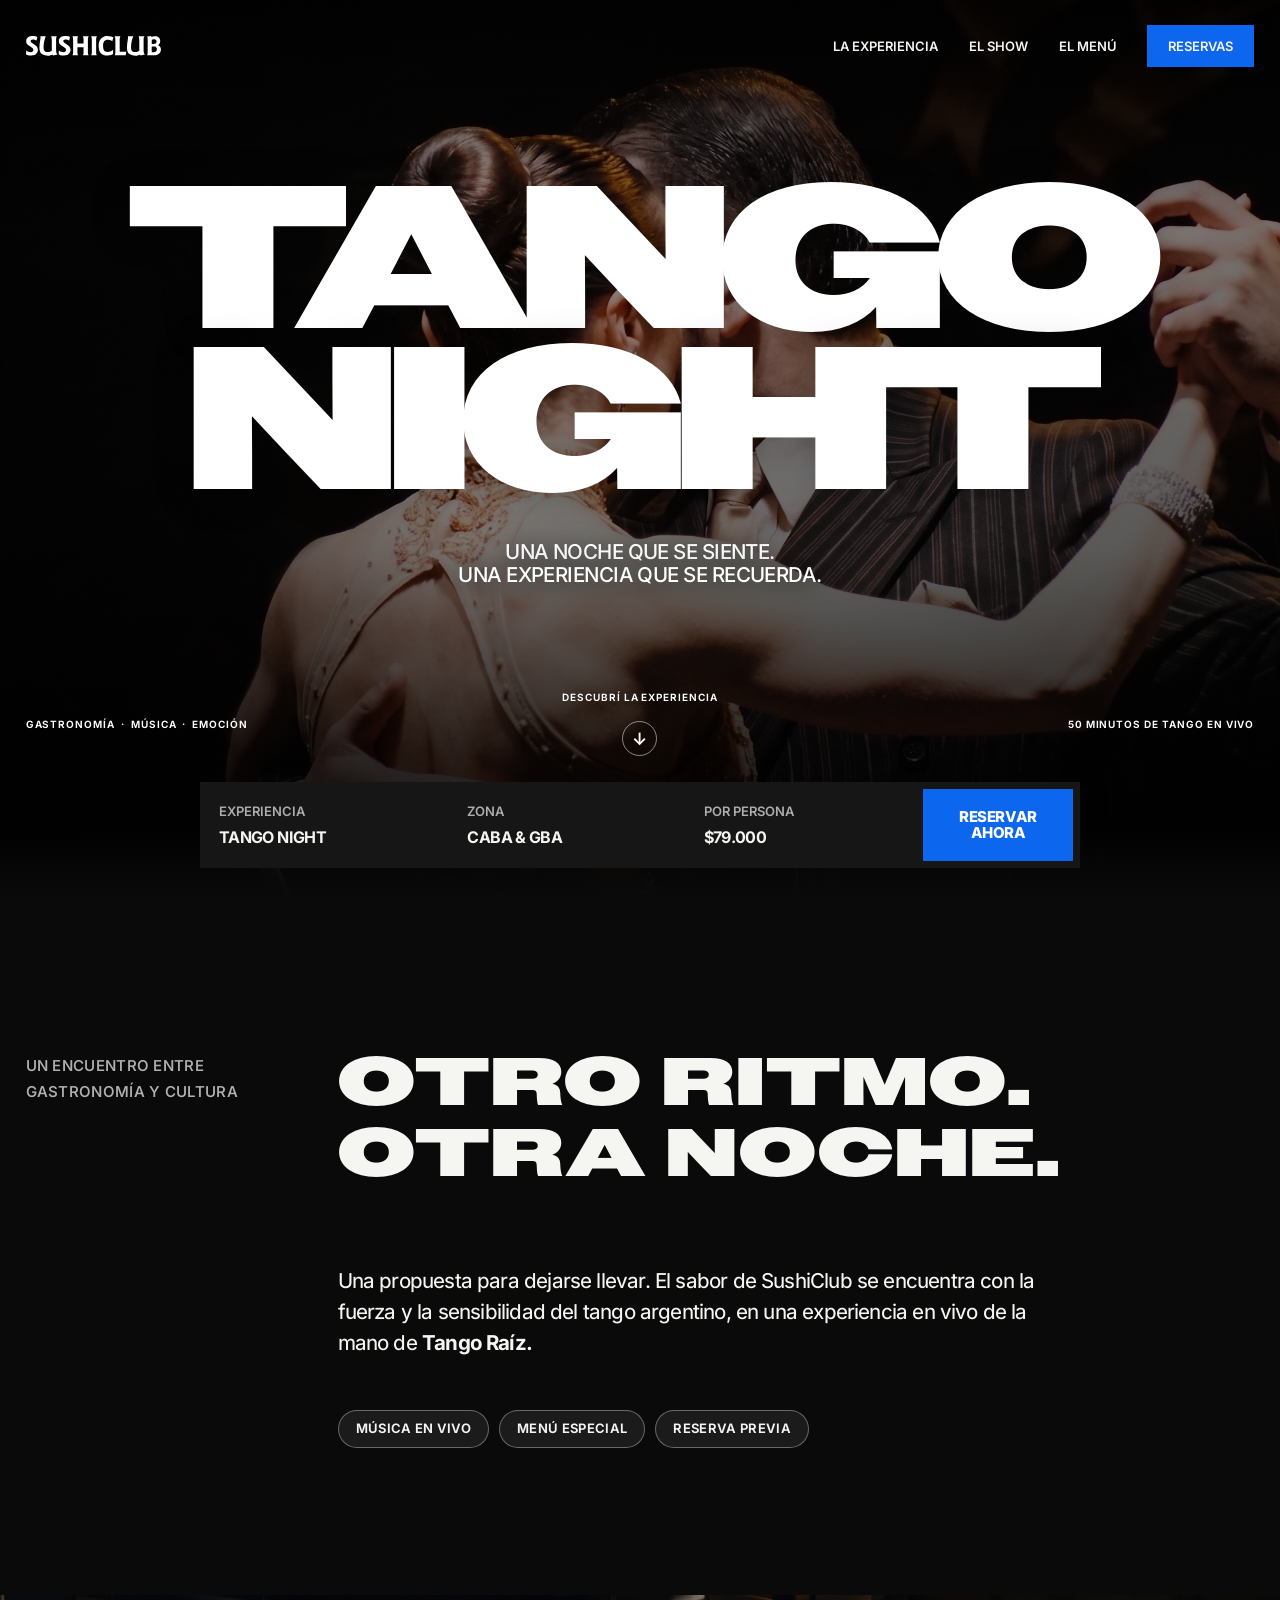
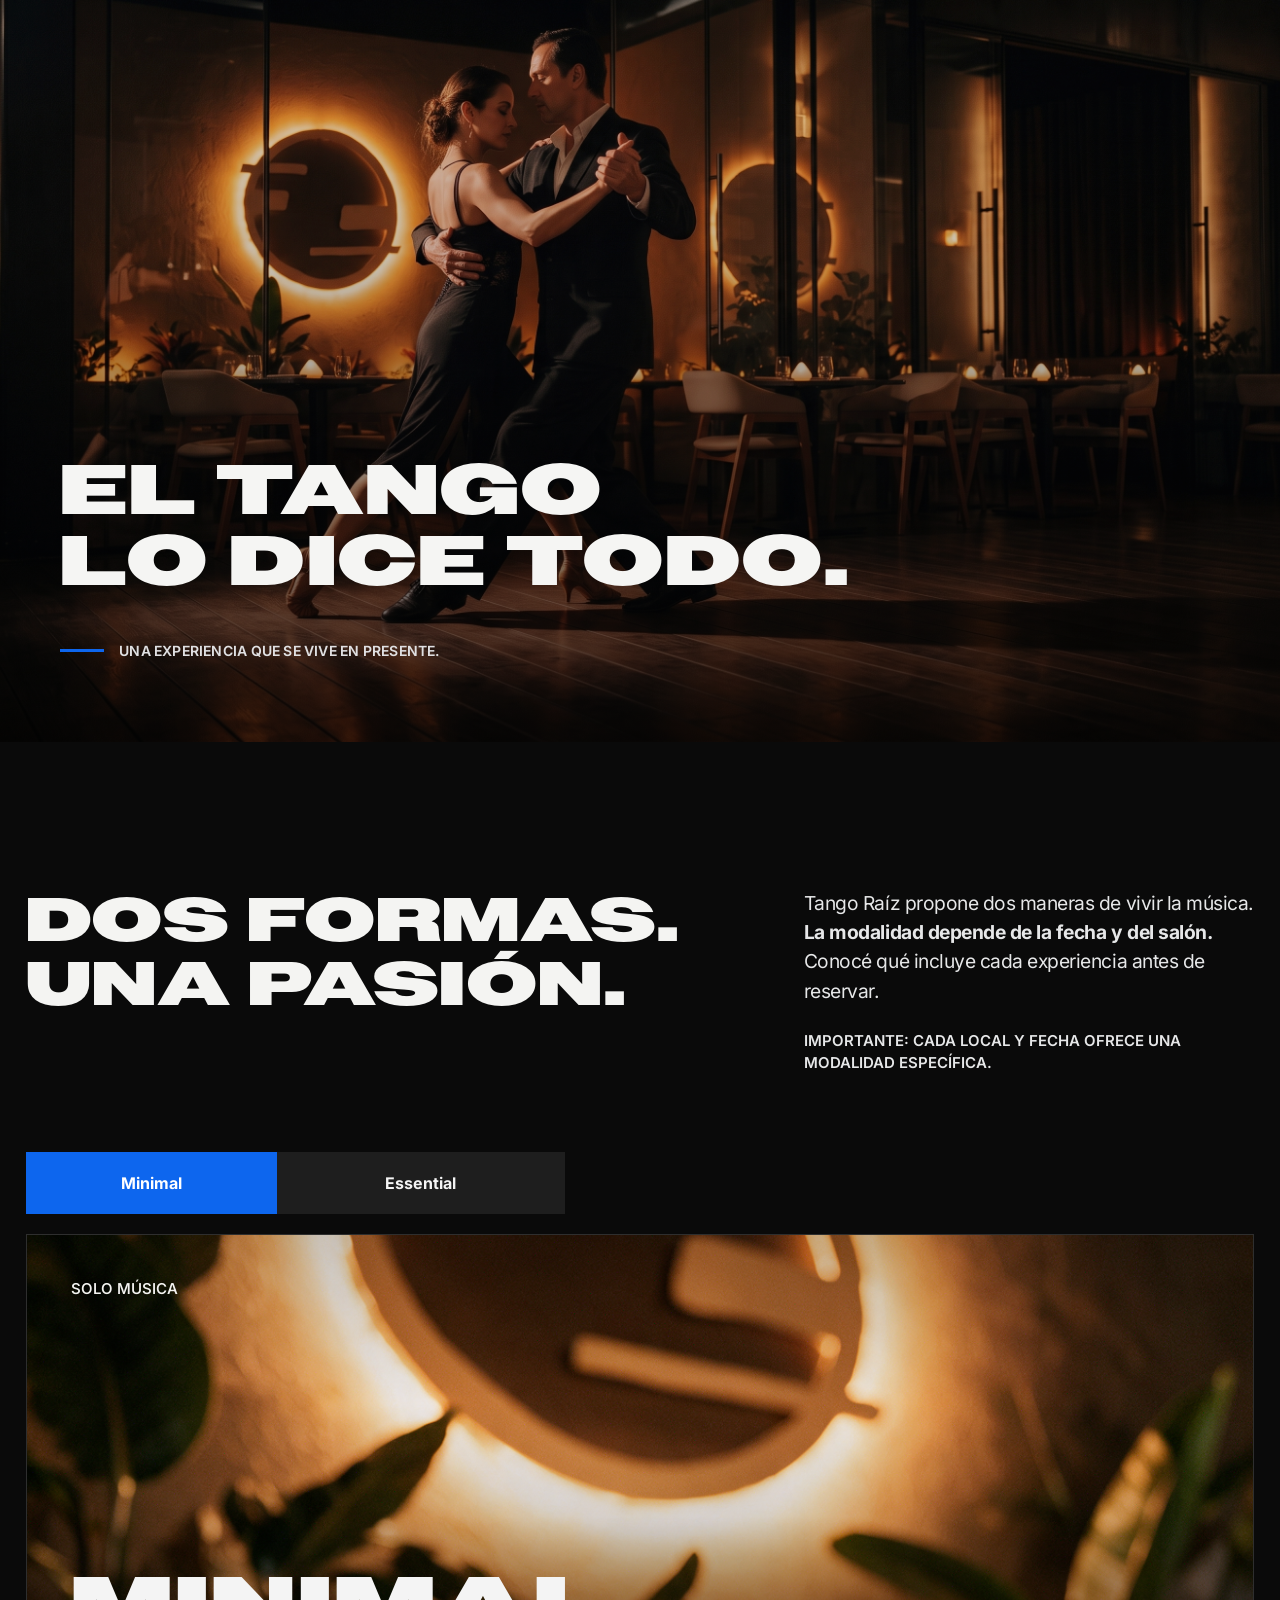
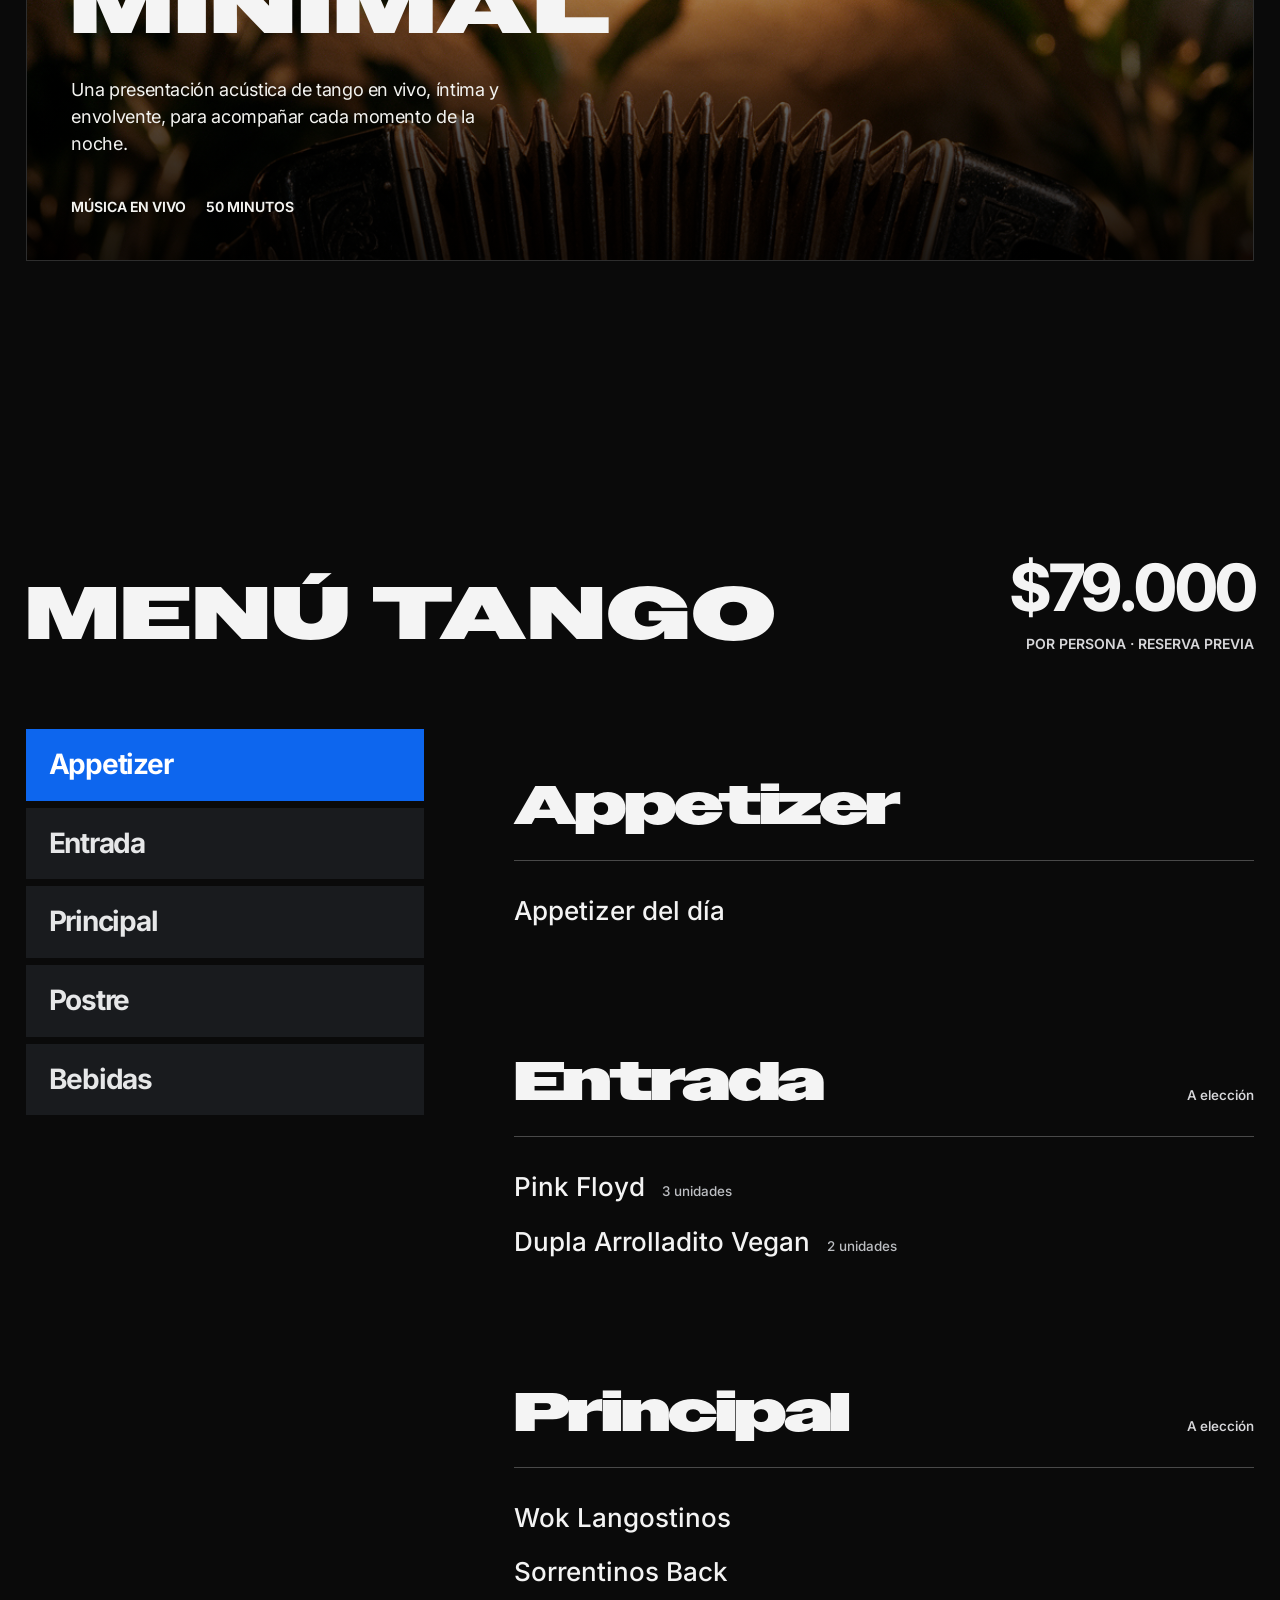
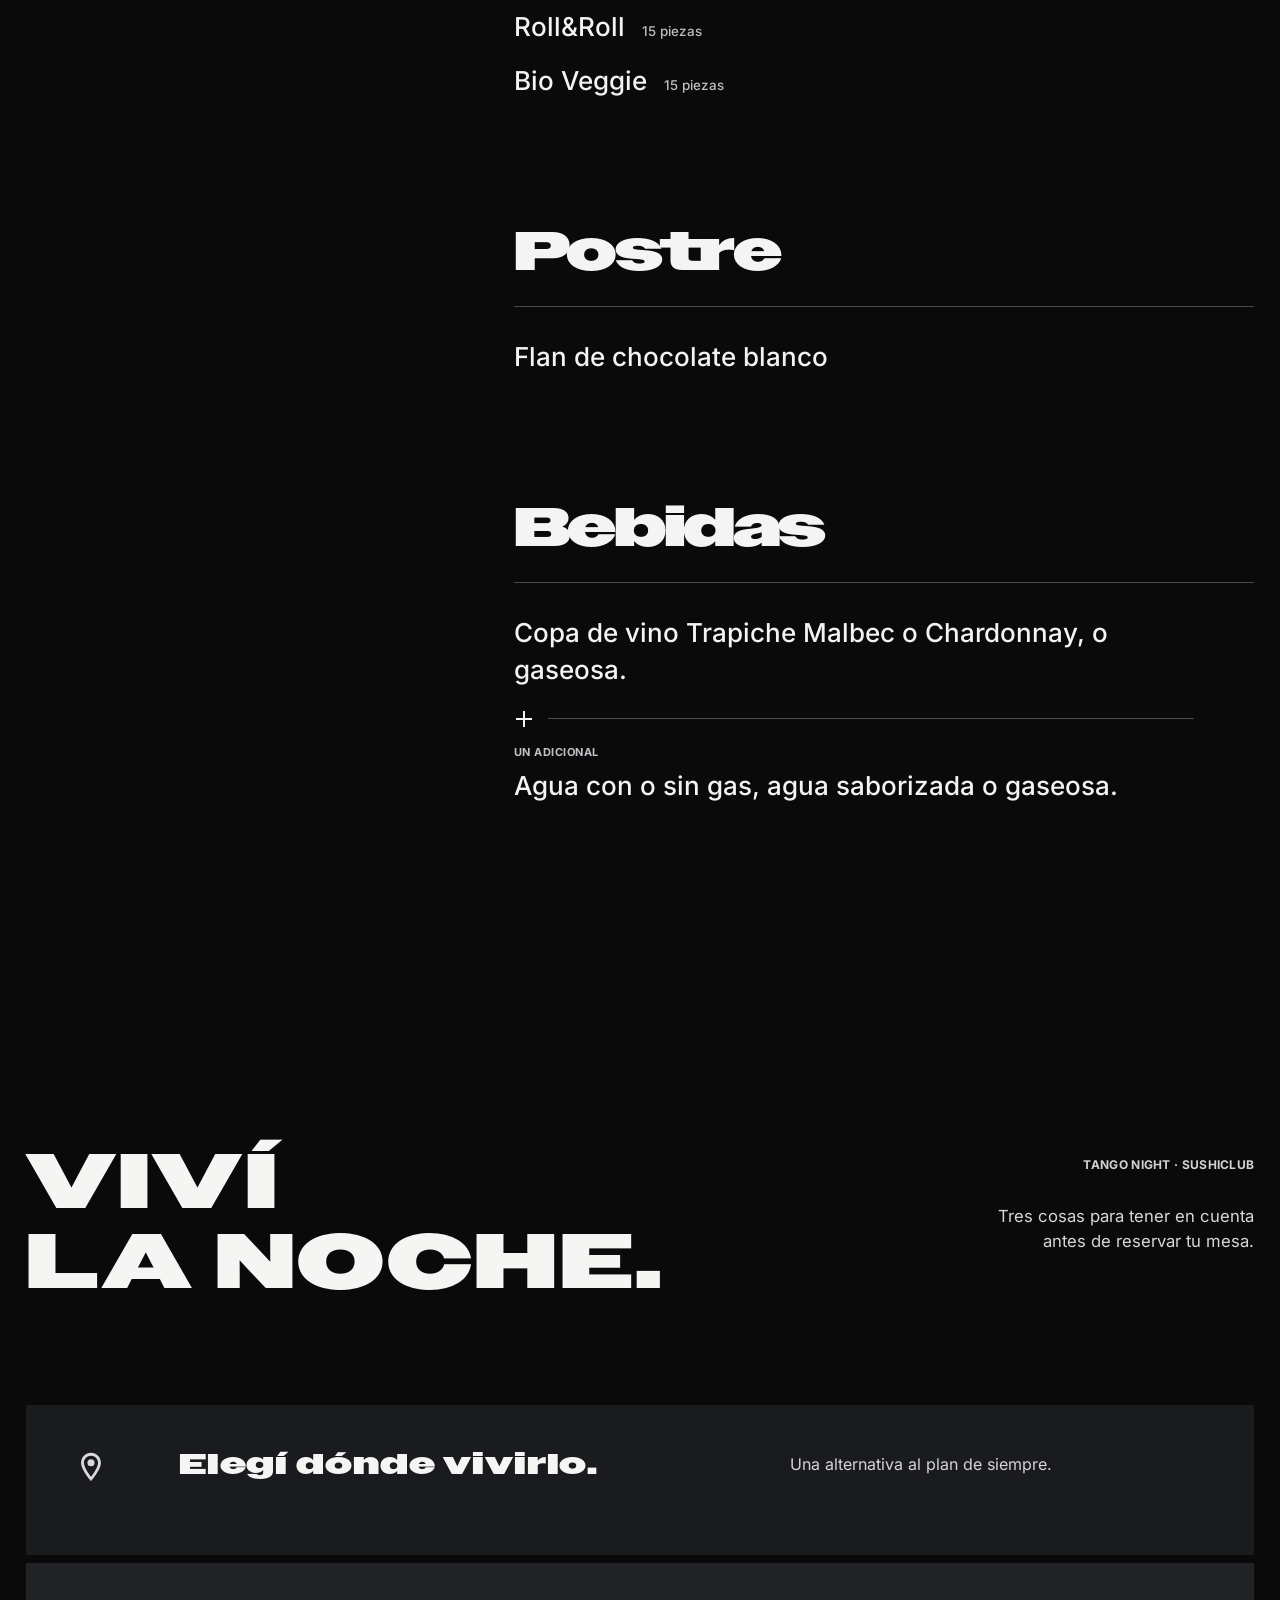
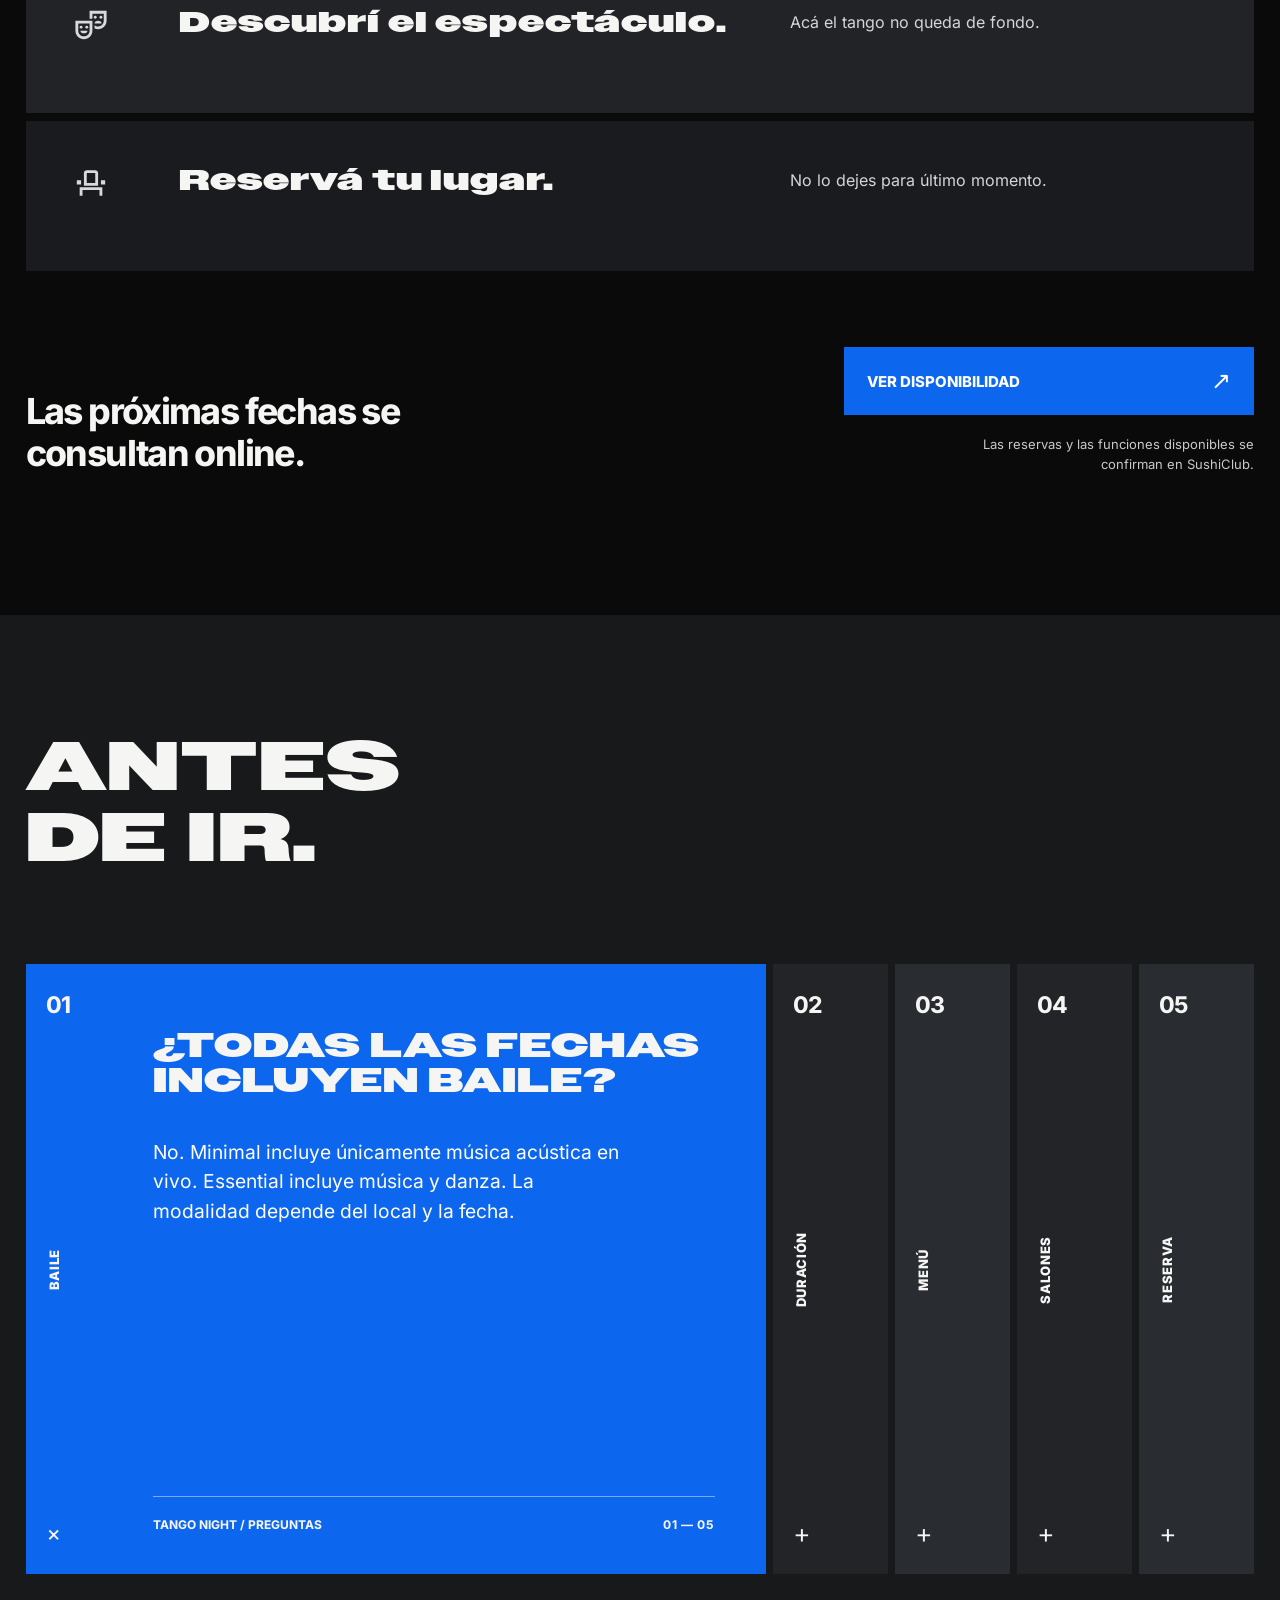
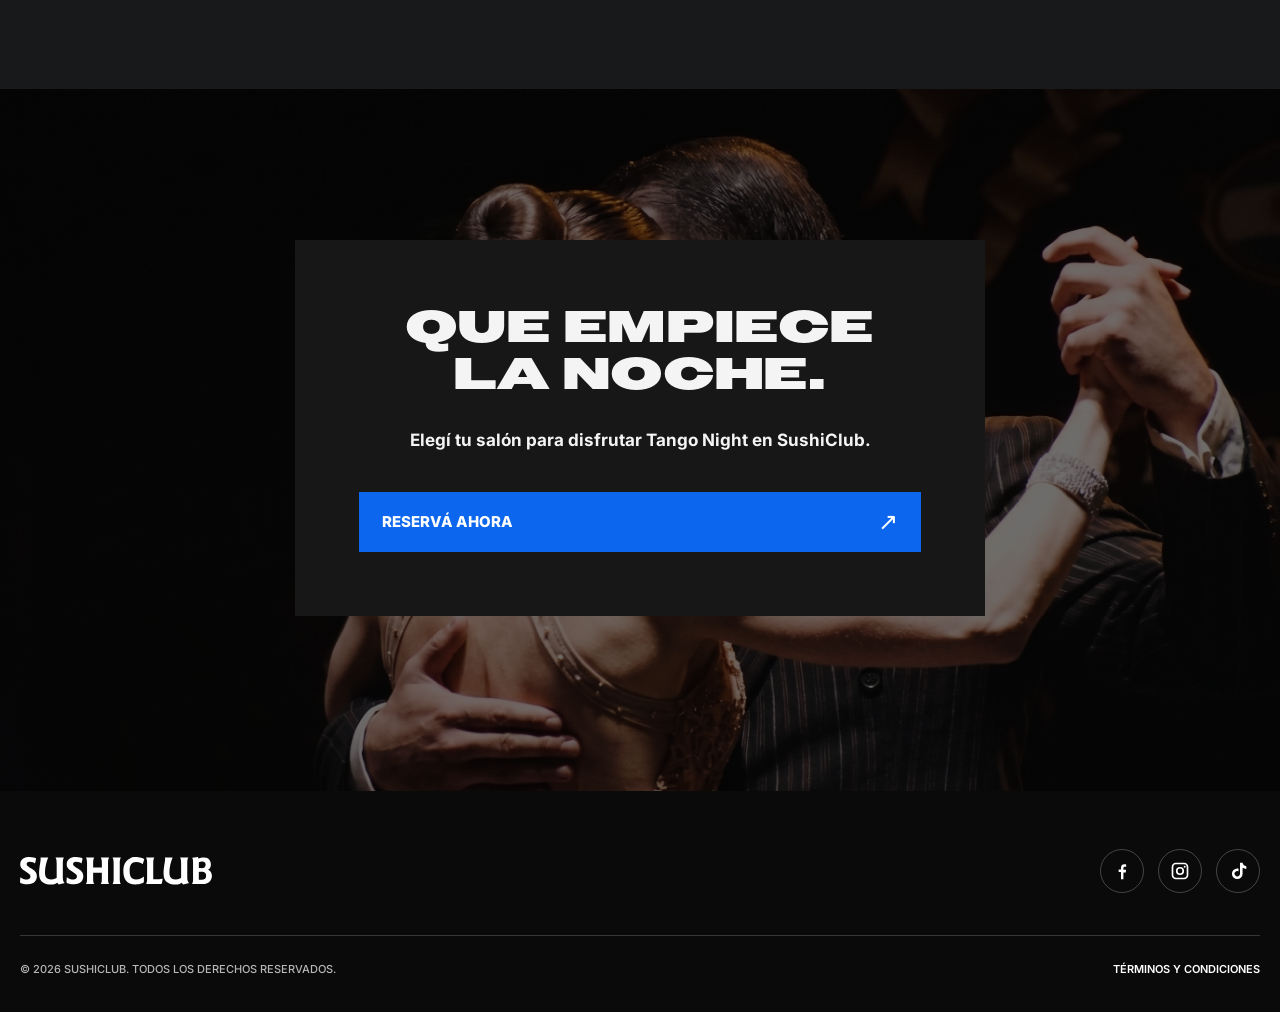
<file: index.html>
<!doctype html>
<html lang="es-AR">
<head>
  <meta charset="utf-8">
  <meta name="viewport" content="width=device-width, initial-scale=1, viewport-fit=cover">
  <meta name="theme-color" content="#070707">
  <meta name="description" content="Tango Night en SushiClub: gastronomía, música y danza en vivo junto a Tango Raíz. Menú Tango $79.000 por persona, con reserva previa.">
  <meta property="og:type" content="website">
  <meta property="og:title" content="Tango Night | SushiClub">
  <meta property="og:description" content="Una noche donde el tango y la gastronomía se encuentran. Conocé las dos experiencias y el Menú Tango.">
  <meta property="og:image" content="assets/hero-tango.jpg">
  <title>Tango Night — SushiClub</title>
  <link rel="icon" href="assets/favicon.svg" type="image/svg+xml">
  <link rel="preload" href="assets/fonts/inter-latin-variable.woff2" as="font" type="font/woff2" crossorigin>
  <link rel="preload" href="assets/fonts/owners-xwide-black.otf" as="font" type="font/otf" crossorigin>
  <link rel="preload" href="assets/hero-tango.jpg" as="image" fetchpriority="high">
  <link rel="stylesheet" href="styles/fonts.css?v=owners-xwide-black-1">
  <link rel="stylesheet" href="styles/tokens.css">
  <link rel="stylesheet" href="styles/base.css">
  <link rel="stylesheet" href="styles/components.css?v=20261015-minimal-photo-fix">
  <link rel="stylesheet" href="styles/responsive.css?v=20261015-minimal-photo-fix">
  <link rel="stylesheet" href="styles/motion.css?v=text-entrances-1">
  <link rel="stylesheet" href="styles/mobile-polish.css?v=tango-night-type-1">
  <link rel="stylesheet" href="styles/landing.css?v=20261015-minimal-photo-fix">
  <script src="scripts/config.js" defer></script>
  <script src="scripts/app.js?v=reservations-official-1" defer></script>
</head>
<body>
  <a class="skip-link" href="#contenido">Saltar al contenido</a>

  <header class="site-header shell" id="inicio">
    <a class="site-header__logo" href="https://www.sushiclub.com.ar/" target="_blank" rel="noopener noreferrer" aria-label="SushiClub, sitio oficial">
      <img src="assets/sushiclub.svg" width="234" height="34" alt="SushiClub">
    </a>
    <nav class="site-header__links" aria-label="Secciones">
      <a href="#experiencia">LA EXPERIENCIA</a>
      <a href="#formatos">EL SHOW</a>
      <a href="#menu">EL MENÚ</a>
      <a class="site-header__reserve" data-reservation-link href="https://www.sushiclub.com.ar/shop_reservas.php" target="_blank" rel="noopener noreferrer">RESERVAS <span aria-hidden="true">↗</span></a>
    </nav>
    <button class="mobile-menu-toggle" data-menu-toggle type="button" aria-expanded="false" aria-controls="mobile-navigation" aria-label="Abrir menú"><span></span><span></span></button>
  </header>
  <nav class="mobile-navigation" id="mobile-navigation" aria-label="Navegación móvil" hidden>
    <a href="#experiencia">LA EXPERIENCIA</a>
    <a href="#formatos">EL SHOW</a>
    <a href="#menu">EL MENÚ</a>
    <a data-reservation-link href="https://www.sushiclub.com.ar/shop_reservas.php" target="_blank" rel="noopener noreferrer">RESERVAS</a>
  </nav>

  <main id="contenido">
    <section class="hero" aria-labelledby="hero-title">
      <div class="hero__media" aria-hidden="true"><img class="hero__image" src="assets/hero-tango.jpg" alt="" width="1920" height="1280" fetchpriority="high" decoding="async"></div>
      <div class="hero__wash" aria-hidden="true"></div>
      <div class="hero__center shell">
        <h1 class="hero__title" id="hero-title"><span>TANGO</span><span class="hero__title-bottom"><span class="hero__title-word">NIGHT</span></span></h1>
        <p class="hero__tagline">Una noche que se siente.<br>Una experiencia que se recuerda.</p>
      </div>
      <div class="hero__footer shell">
        <div class="hero__footer-left"><span>GASTRONOMÍA &nbsp;·&nbsp; MÚSICA &nbsp;·&nbsp; EMOCIÓN</span></div>
        <a class="scroll-prompt" href="#experiencia" aria-label="Descubrir la experiencia"><span>DESCUBRÍ LA EXPERIENCIA</span><span class="scroll-prompt__arrow" aria-hidden="true">↓</span></a>
        <div class="hero__footer-right"><span>50 MINUTOS DE TANGO EN VIVO</span></div>
      </div>
    </section>

    <section class="story section-pad" id="experiencia" aria-labelledby="story-title">
      <div class="shell grid-12">
        <div class="story__meta section-aside reveal"><span class="section-index">01 / LA EXPERIENCIA</span><span class="tiny-line" aria-hidden="true"></span><span>UN ENCUENTRO ENTRE<br>GASTRONOMÍA Y CULTURA</span></div>
        <div class="story__body">
          <h2 class="display display--story reveal" id="story-title">OTRO RITMO.<br>OTRA NOCHE.</h2>
          <div class="story__bottom reveal">
            <p>Una propuesta para dejarse llevar. El sabor de SushiClub se encuentra con la fuerza y la sensibilidad del tango argentino, en una experiencia en vivo de la mano de <strong>Tango Raíz.</strong></p>
            <div class="pills" aria-label="Características"><span>MÚSICA EN VIVO</span><span>MENÚ ESPECIAL</span><span>RESERVA PREVIA</span></div>
          </div>
        </div>
      </div>
    </section>

    <section class="interlude interlude--scene" id="interlude" aria-labelledby="interlude-title">
      <figure class="scene__photo" aria-hidden="true"><img src="assets/tango.jpg" alt="" width="1200" height="800" loading="lazy" decoding="async"></figure>
      <div class="scene__shade" aria-hidden="true"></div>
      <div class="scene__content">
        <h2 class="scene__quote reveal" id="interlude-title">EL TANGO<br>LO DICE TODO.</h2>
        <p class="scene__credit"><span class="scene__accent" aria-hidden="true"></span>UNA EXPERIENCIA QUE SE VIVE EN PRESENTE.</p>
      </div>
    </section>

    <section class="formats section-pad" id="formatos" aria-labelledby="formats-title">
      <div class="shell">
        <div class="section-topline reveal"><span class="section-index">02 / EL ESPECTÁCULO</span><span>50 MINUTOS / TANGO RAÍZ</span></div>
        <div class="formats__heading">
          <h2 class="display reveal" id="formats-title">DOS FORMAS.<br>UNA PASIÓN.</h2>
          <div class="formats__copy">
            <p class="formats__intro reveal">Tango Raíz propone dos maneras de vivir la música. <strong>La modalidad depende de la fecha y del salón.</strong> Conocé qué incluye cada experiencia antes de reservar.</p>
            <p class="format-note reveal">IMPORTANTE: CADA LOCAL Y FECHA OFRECE UNA MODALIDAD ESPECÍFICA.</p>
          </div>
        </div>
        <div class="format-choice">
          <input class="format-choice__radio" id="formato-minimal" type="radio" name="modalidad" checked>
          <input class="format-choice__radio" id="formato-essential" type="radio" name="modalidad">
          <div class="format-choice__tabs" aria-label="Comparar modalidades de Tango Raíz">
            <label for="formato-minimal">Minimal</label>
            <label for="formato-essential">Essential</label>
          </div>
          <div class="format-grid">
          <article class="format-card format-card--minimal reveal">
            <div class="format-card__backdrop" aria-hidden="true"><img src="assets/acordion.png" alt="" loading="lazy" decoding="async"></div>
            <div class="format-card__top"><span class="format-card__tag">SOLO MÚSICA</span></div>
            <div class="format-card__body"><h3>MINIMAL</h3><p>Una presentación acústica de tango en vivo, íntima y envolvente, para acompañar cada momento de la noche.</p><div class="format-card__features"><span>MÚSICA EN VIVO</span><span>50 MINUTOS</span></div></div>
          </article>
          <article class="format-card format-card--essential reveal">
            <div class="format-card__backdrop" aria-hidden="true"><picture><source media="(max-width:760px)" srcset="assets/tango_sushi_mob.jpg"><img src="assets/tango_sushi.jpg" alt="" loading="lazy" decoding="async"></picture></div>
            <div class="format-card__top"><span class="format-card__tag">MÚSICA + DANZA</span></div>
            <div class="format-card__body"><h3>ESSENTIAL</h3><p>Una puesta en escena que reúne música y danza en vivo. El tango se escucha, se mira y se siente.</p><div class="format-card__features"><span>MÚSICA &amp; DANZA EN VIVO</span><span>50 MINUTOS</span></div></div>
          </article>
        </div>
        </div>
      </div>
    </section>

    <section class="menu-section section-pad recorrido menu-recorrido" id="menu" aria-labelledby="menu-title">
      <div class="shell">
        <div class="rc-intro">
          <h2 class="display" id="menu-title">MENÚ TANGO</h2>
          <div class="rc-price">
            <strong class="rc-price__amount">$79.000</strong>
            <span class="rc-price__label">POR PERSONA · RESERVA PREVIA</span>
          </div>
        </div>
        <div class="rc-layout">
          <aside class="rc-sidebar">
            <div class="rc-sticky">
              <nav class="rc-links" aria-label="Ir a cada parte del Menú Tango">
                <a href="#menu-appetizer" data-rc-link="0" aria-current="location">Appetizer</a>
                <a href="#menu-entrada" data-rc-link="1">Entrada</a>
                <a href="#menu-principal" data-rc-link="2">Principal</a>
                <a href="#menu-postre" data-rc-link="3">Postre</a>
                <a href="#menu-bebidas" data-rc-link="4">Bebidas</a>
              </nav>
            </div>
          </aside>
          <div class="rc-body">
            <article class="rc-course" id="menu-appetizer" data-rc-part="0">
              <div class="rc-course__heading"><h3>Appetizer</h3></div>
              <div class="rc-dishes"><p>Appetizer del día</p></div>
            </article>
            <article class="rc-course" id="menu-entrada" data-rc-part="1">
              <div class="rc-course__heading"><h3>Entrada</h3><span class="rc-choice">A elección</span></div>
              <div class="rc-dishes"><p>Pink Floyd <small>3 unidades</small></p><p>Dupla Arrolladito Vegan <small>2 unidades</small></p></div>
            </article>
            <article class="rc-course" id="menu-principal" data-rc-part="2">
              <div class="rc-course__heading"><h3>Principal</h3><span class="rc-choice">A elección</span></div>
              <div class="rc-dishes"><p>Wok Langostinos</p><p>Sorrentinos Back</p><p>Roll&amp;Roll <small>15 piezas</small></p><p>Bio Veggie <small>15 piezas</small></p></div>
            </article>
            <article class="rc-course" id="menu-postre" data-rc-part="3">
              <div class="rc-course__heading"><h3>Postre</h3></div>
              <div class="rc-dishes"><p>Flan de chocolate blanco</p></div>
            </article>
            <article class="rc-course" id="menu-bebidas" data-rc-part="4">
              <div class="rc-course__heading"><h3>Bebidas</h3></div>
              <ul class="rc-drinks" aria-label="Bebidas incluidas y adicionales">
                <li class="rc-drinks__base">Copa de vino Trapiche Malbec o Chardonnay, o gaseosa.</li>
                <li class="rc-drinks__extra">
                  <div class="rc-drinks__divider" aria-hidden="true"><span class="rc-drinks__plus">+</span></div>
                  <div class="rc-drinks__extra-content"><span class="rc-drinks__extra-label">UN ADICIONAL</span>Agua con o sin gas, agua saborizada o gaseosa.</div>
                </li>
              </ul>
            </article>
          </div>
        </div>
      </div>
    </section>

    <section class="reservations reservations--cartelera section-pad" id="reservas" aria-labelledby="reservations-title">
      <div class="shell reservations-cartelera__inner">
        <div class="reservations-cartelera__top">
          <h2 class="display reveal" id="reservations-title">VIVÍ<br>LA NOCHE.</h2>
          <div class="reservations-cartelera__kicker reveal">
            <span class="reservations-cartelera__label">TANGO NIGHT · SUSHICLUB</span>
            <p>Tres cosas para tener en cuenta antes de reservar tu mesa.</p>
          </div>
        </div>
        <div class="reservations-cartelera__rows reveal">
          <article class="reservations-cartelera__row">
            <span class="reservations-cartelera__step" aria-hidden="true"><svg viewBox="0 0 24 24" focusable="false"><path d="M12 2C8.13 2 5 5.13 5 9c0 5.25 7 13 7 13s7-7.75 7-13c0-3.87-3.13-7-7-7zM7 9c0-2.76 2.24-5 5-5s5 2.24 5 5c0 2.88-2.88 7.19-5 9.88C9.92 16.21 7 11.85 7 9z"/><circle cx="12" cy="9" r="2.5"/></svg></span>
            <h3>Elegí dónde vivirlo.</h3>
            <p>Una alternativa al plan de siempre.</p>
          </article>
          <article class="reservations-cartelera__row">
            <span class="reservations-cartelera__step" aria-hidden="true"><svg viewBox="0 0 24 24" focusable="false"><circle cx="19" cy="6.5" r="1"/><circle cx="15" cy="6.5" r="1"/><path d="M16.99 9c-1.38 0-2.5.84-2.5 1.88h5c0-1.04-1.12-1.88-2.5-1.88zM1 16c0 3.31 2.69 6 6 6s6-2.69 6-6V9H1v7zm2-5h8v5c0 2.21-1.79 4-4 4s-4-1.79-4-4v-5z"/><path d="M11 2v5.5h2V4h8v5c0 2.21-1.79 4-4 4-.95 0-1.81-.35-2.5-.9v2.35c.76.35 1.61.55 2.5.55 3.31 0 6-2.69 6-6V2H11z"/><circle cx="5" cy="13.5" r="1"/><circle cx="9" cy="13.5" r="1"/><path d="M7 17.88c1.38 0 2.5-.84 2.5-1.88h-5c0 1.04 1.12 1.88 2.5 1.88z"/></svg></span>
            <h3>Descubrí el espectáculo.</h3>
            <p>Acá el tango no queda de fondo.</p>
          </article>
          <article class="reservations-cartelera__row">
            <span class="reservations-cartelera__step" aria-hidden="true"><svg viewBox="0 0 24 24" focusable="false"><path d="M15 5v7H9V5h6m0-2H9c-1.1 0-2 .9-2 2v9h10V5c0-1.1-.9-2-2-2zm7 7h-3v3h3v-3zM5 10H2v3h3v-3zm15 5H4v6h2v-4h12v4h2v-6z"/></svg></span>
            <h3>Reservá tu lugar.</h3>
            <p>No lo dejes para último momento.</p>
          </article>
        </div>
        <div class="events reservations-cartelera__events" data-events aria-live="polite"></div>
        <div class="reservations-cartelera__bottom reveal">
          <p class="reservations-cartelera__availability">Las próximas fechas se consultan online.</p>
          <div class="reservations-cartelera__action">
            <a class="reservations-cartelera__button" data-reservation-link href="https://www.sushiclub.com.ar/shop_reservas.php" target="_blank" rel="noopener noreferrer"><span>VER DISPONIBILIDAD</span><span aria-hidden="true">↗</span></a>
            <p>Las reservas y las funciones disponibles se confirman en SushiClub.</p>
          </div>
        </div>
      </div>
    </section>

    <section class="questions questions--panels section-pad" id="informacion" aria-labelledby="faq-title">
      <div class="shell">
        <div class="blinds-head">
          <div>
            <h2 id="faq-title">ANTES<br>DE IR.</h2>
          </div>
        </div>
        <div class="blinds-stack">
          <article class="blind is-active is-content-ready">
            <button class="blind-switch" id="blind-tab-1" type="button" aria-expanded="true" aria-controls="blind-detail-1" aria-label="Baile: ¿Todas las fechas incluyen baile?"><span class="blind-no">01</span><span class="blind-short" aria-hidden="true">BAILE</span><span class="blind-open" aria-hidden="true">+</span></button>
            <div class="blind-detail" id="blind-detail-1" role="region" aria-labelledby="blind-tab-1"><div><h3>¿TODAS LAS FECHAS INCLUYEN BAILE?</h3><p>No. Minimal incluye únicamente música acústica en vivo. Essential incluye música y danza. La modalidad depende del local y la fecha.</p></div><div class="blind-tail"><span>TANGO NIGHT / PREGUNTAS</span><span>01 — 05</span></div></div>
          </article>
          <article class="blind">
            <button class="blind-switch" id="blind-tab-2" type="button" aria-expanded="false" aria-controls="blind-detail-2" aria-label="Duración: ¿Cuánto dura la presentación?"><span class="blind-no">02</span><span class="blind-short" aria-hidden="true">DURACIÓN</span><span class="blind-open" aria-hidden="true">+</span></button>
            <div class="blind-detail" id="blind-detail-2" role="region" aria-labelledby="blind-tab-2" hidden><div><h3>¿CUÁNTO DURA LA PRESENTACIÓN?</h3><p>Ambos formatos de Tango Raíz tienen una duración aproximada de 50 minutos.</p></div><div class="blind-tail"><span>TANGO NIGHT / PREGUNTAS</span><span>02 — 05</span></div></div>
          </article>
          <article class="blind">
            <button class="blind-switch" id="blind-tab-3" type="button" aria-expanded="false" aria-controls="blind-detail-3" aria-label="Menú: ¿Qué incluye el menú?"><span class="blind-no">03</span><span class="blind-short" aria-hidden="true">MENÚ</span><span class="blind-open" aria-hidden="true">+</span></button>
            <div class="blind-detail" id="blind-detail-3" role="region" aria-labelledby="blind-tab-3" hidden><div><h3>¿QUÉ INCLUYE EL MENÚ?</h3><p>Appetizer del día, una entrada y un principal a elección por persona, flan de chocolate blanco y las bebidas indicadas en el menú.</p></div><div class="blind-tail"><span>TANGO NIGHT / PREGUNTAS</span><span>03 — 05</span></div></div>
          </article>
          <article class="blind">
            <button class="blind-switch" id="blind-tab-4" type="button" aria-expanded="false" aria-controls="blind-detail-4" aria-label="Salones: ¿Dónde se realiza?"><span class="blind-no">04</span><span class="blind-short" aria-hidden="true">SALONES</span><span class="blind-open" aria-hidden="true">+</span></button>
            <div class="blind-detail" id="blind-detail-4" role="region" aria-labelledby="blind-tab-4" hidden><div><h3>¿DÓNDE SE REALIZA?</h3><p>En salones adheridos de SushiClub en CABA y GBA, durante el turno noche. Consultá la fecha y modalidad vigente al reservar.</p></div><div class="blind-tail"><span>TANGO NIGHT / PREGUNTAS</span><span>04 — 05</span></div></div>
          </article>
          <article class="blind">
            <button class="blind-switch" id="blind-tab-5" type="button" aria-expanded="false" aria-controls="blind-detail-5" aria-label="Reserva: ¿Es necesario reservar?"><span class="blind-no">05</span><span class="blind-short" aria-hidden="true">RESERVA</span><span class="blind-open" aria-hidden="true">+</span></button>
            <div class="blind-detail" id="blind-detail-5" role="region" aria-labelledby="blind-tab-5" hidden><div><h3>¿ES NECESARIO RESERVAR?</h3><p>Sí. La experiencia requiere reserva previa.</p></div><div class="blind-tail"><span>TANGO NIGHT / PREGUNTAS</span><span>05 — 05</span></div></div>
          </article>
        </div>
      </div>
    </section>

    <section class="final-cta" aria-labelledby="final-title">
      <div class="final-cta__image" aria-hidden="true"><img src="assets/hero-tango.jpg" width="1920" height="1280" alt="" loading="lazy" decoding="async"></div>
      <div class="shell final-cta__content">
        <h2 class="display reveal" id="final-title"><span class="final-cta__line">QUE EMPIECE</span><span class="final-cta__line">LA NOCHE.</span></h2>
        <p class="reveal">Elegí tu salón para disfrutar Tango Night en SushiClub.</p>
        <a class="button button--bright reveal" data-reservation-link href="https://www.sushiclub.com.ar/shop_reservas.php" target="_blank" rel="noopener noreferrer"><span>RESERVÁ AHORA</span><span class="button__arrow" aria-hidden="true">↗</span></a>
      </div>
    </section>
  </main>

  <aside class="reservation-dock" aria-label="Resumen de reserva">
    <a class="reservation-dock__segment reservation-dock__segment--name" href="#formatos"><span class="reservation-dock__label">EXPERIENCIA</span><strong>TANGO NIGHT</strong></a>
    <a class="reservation-dock__segment reservation-dock__segment--place" href="#reservas"><span class="reservation-dock__label">ZONA</span><strong>CABA &amp; GBA</strong></a>
    <div class="reservation-dock__segment reservation-dock__segment--price"><span class="reservation-dock__label">POR PERSONA</span><strong>$79.000</strong></div>
    <a class="reservation-dock__cta" data-reservation-link href="https://www.sushiclub.com.ar/shop_reservas.php" target="_blank" rel="noopener noreferrer"><span>RESERVAR<br>AHORA</span></a>
  </aside>

  <footer class="campaign-footer">
    <div class="shell campaign-footer__inner">
      <div class="campaign-footer__top">
        <a class="campaign-footer__brand" href="https://www.sushiclub.com.ar/" target="_blank" rel="noopener noreferrer" aria-label="Ir al sitio de SushiClub">
          <img src="assets/sushiclub.svg" width="234" height="34" alt="SushiClub">
        </a>
        <nav class="campaign-footer__social" aria-label="Redes sociales">
          <a href="https://www.facebook.com/sushiclubargentina" target="_blank" rel="noopener noreferrer" aria-label="SushiClub en Facebook">
            <svg viewBox="0 0 24 24" aria-hidden="true" focusable="false"><path d="M13.7 22v-8.2h2.8l.4-3.2h-3.2v-2c0-.9.3-1.6 1.7-1.6H17V4.1c-.7-.1-1.5-.2-2.3-.2-2.3 0-3.9 1.4-3.9 4v2.2H8v3.2h2.8V22h2.9Z"/></svg>
          </a>
          <a href="https://www.instagram.com/SushiClub_ar" target="_blank" rel="noopener noreferrer" aria-label="SushiClub en Instagram">
            <svg viewBox="0 0 24 24" aria-hidden="true" focusable="false"><path d="M7.1 2h9.8A5.1 5.1 0 0 1 22 7.1v9.8a5.1 5.1 0 0 1-5.1 5.1H7.1A5.1 5.1 0 0 1 2 16.9V7.1A5.1 5.1 0 0 1 7.1 2Zm-.2 2A2.9 2.9 0 0 0 4 6.9v10.2A2.9 2.9 0 0 0 6.9 20h10.2a2.9 2.9 0 0 0 2.9-2.9V6.9A2.9 2.9 0 0 0 17.1 4H6.9Zm10.7 1.6a1.2 1.2 0 1 1 0 2.4 1.2 1.2 0 0 1 0-2.4ZM12 7.1A4.9 4.9 0 1 1 7.1 12 4.9 4.9 0 0 1 12 7.1Zm0 2A2.9 2.9 0 1 0 14.9 12 2.9 2.9 0 0 0 12 9.1Z"/></svg>
          </a>
          <a href="https://www.tiktok.com/@sushiclub_ar" target="_blank" rel="noopener noreferrer" aria-label="SushiClub en TikTok">
            <svg viewBox="0 0 24 24" aria-hidden="true" focusable="false"><path d="M14.4 2h3.1c.2 1.4 1 2.6 2.1 3.4.8.6 1.7.9 2.4 1v3.1a8.7 8.7 0 0 1-4.5-1.4v7.2a6.4 6.4 0 1 1-6.4-6.4c.5 0 1 .1 1.5.2v3.2a3.3 3.3 0 1 0 1.8 3V2Z"/></svg>
          </a>
        </nav>
      </div>
      <div class="campaign-footer__divider" aria-hidden="true"></div>
      <div class="campaign-footer__bottom">
        <p>© 2026 SushiClub. Todos los derechos reservados.</p>
        <a href="https://www.sushiclub.com.ar/terminos_y_condiciones.php" target="_blank" rel="noopener noreferrer">TÉRMINOS Y CONDICIONES</a>
      </div>
    </div>
  </footer>
</body>
</html>
</file>
<file: styles/fonts.css>
@font-face {
  font-family: "Inter";
  font-style: normal;
  font-weight: 100 900;
  font-display: block;
  src: url("../assets/fonts/inter-latin-ext-variable.woff2") format("woff2");
  unicode-range: U+0100-02BA, U+02BD-02C5, U+02C7-02CC, U+02CE-02D7, U+02DD-02FF, U+0304, U+0308, U+0329, U+1D00-1DBF, U+1E00-1E9F, U+1EF2-1EFF, U+2020, U+20A0-20AB, U+20AD-20C4, U+2113, U+2C60-2C7F, U+A720-A7FF;
}
@font-face {
  font-family: "Inter";
  font-style: normal;
  font-weight: 100 900;
  font-display: block;
  src: url("../assets/fonts/inter-latin-variable.woff2") format("woff2");
  unicode-range: U+0000-00FF, U+0131, U+0152-0153, U+02BB-02BC, U+02C6, U+02DA, U+02DC, U+0304, U+0308, U+0329, U+2000-206F, U+20AC, U+2122, U+2191, U+2193, U+2212, U+2215, U+FEFF, U+FFFD;
}

@font-face {
  font-family: "Owners XWide Black";
  font-style: normal;
  font-weight: 900;
  font-display: block;
  src: url("../assets/fonts/owners-xwide-black.otf") format("opentype");
}
</file>
<file: styles/tokens.css>
:root {
  --color-bg: #070707;
  --color-surface: #101010;
  --color-surface-raised: #171616;
  --color-text: #f4f1ea;
  --color-white: #ffffff;
  --color-muted: #a9a5a2;
  --color-soft: #d6d0ca;
  --color-border: rgba(244,241,234,.19);
  --color-border-strong: rgba(244,241,234,.42);
  --color-wine: #6f171e;
  --color-copper: #b88b6d;
  --color-blue: #0d66ee;
  --font-primary: "Inter", Arial, sans-serif;
  --font-display: "Inter", Arial, sans-serif;
  --weight-normal: 400;
  --weight-medium: 500;
  --weight-bold: 700;
  --weight-heavy: 800;
  --tracking-display: -.065em;
  --tracking-tight: -.052em;
  --tracking-label: .095em;

  --space-0: 0;
  --space-1: 4px;
  --space-2: 8px;
  --space-3: 12px;
  --space-4: 16px;
  --space-5: 20px;
  --space-6: 24px;
  --space-7: 28px;
  --space-8: 32px;
  --space-10: 40px;
  --space-12: 48px;
  --space-14: 56px;
  --space-16: 64px;
  --space-20: 80px;
  --space-24: 96px;
  --space-28: 112px;
  --space-32: 128px;

  --page-gutter: clamp(20px, 3.25vw, 72px);
  --container-max: 1576px;
  --grid-columns: 12;
  --grid-gap: clamp(12px, 1.5vw, 24px);
  --section-y: clamp(104px, 11.5vw, 196px);
  --section-y-tight: clamp(72px, 7.5vw, 132px);

  --text-2xs: 10px;
  --text-xs: 11px;
  --text-sm: 12px;
  --text-md: 14px;
  --text-lg: clamp(17px, 1.1vw, 20px);
  --text-body: clamp(17px, 1.35vw, 24px);
  --text-lead: clamp(23px, 2vw, 36px);
  --text-section: clamp(60px, 7.8vw, 150px);
  --text-hero: clamp(92px, 13.3vw, 256px);
  --text-card: clamp(54px, 5.5vw, 112px);

  --radius-xs: 4px;
  --radius-sm: 10px;
  --radius-md: 16px;
  --radius-pill: 999px;
  --dock-height: 86px;
  --dock-bottom: clamp(12px, 2.5vw, 32px);
  --ease-out: cubic-bezier(.22, 1, .36, 1);
  --ease-inout: cubic-bezier(.76, 0, .24, 1);
  --duration-fast: 180ms;
  --duration-normal: 360ms;
  --duration-slow: 820ms;
  --duration-press: 150ms;
  --duration-panel: 240ms;
  --duration-reveal: 680ms;
  --duration-hero: 900ms;
  --ease-drawer: cubic-bezier(.32, .72, 0, 1);
}
@media (max-width: 960px) {
  :root {
    --grid-columns: 6;
    --page-gutter: clamp(20px, 4vw, 40px);
    --section-y: clamp(100px, 11vw, 150px);
  }
}
@media (max-width: 640px) {
  :root {
    --grid-columns: 4;
    --page-gutter: max(20px, env(safe-area-inset-left, 0px), env(safe-area-inset-right, 0px));
    --grid-gap: 12px;
    --section-y: clamp(76px, 13vw, 104px);
    --section-y-tight: 76px;
    --dock-height: 74px;
    --dock-bottom: 12px;
    --text-section: clamp(50px, 12.3vw, 84px);
    --text-hero: clamp(74px, 18.3vw, 128px);
  }
}
</file>
<file: styles/base.css>
@layer reset, foundation, structure, components, adaptive;
@layer reset {
  *, *::before, *::after { box-sizing: border-box; }
  html { scroll-behavior: smooth; scroll-padding-top: var(--space-10); }
  body, h1, h2, h3, h4, p, ul, ol, figure { margin: 0; }
  body { min-width: 320px; }
  img, svg, video { max-width: 100%; display: block; }
  button, input, select, textarea { font: inherit; }
  a { color: inherit; text-decoration: none; }
  button { cursor: pointer; }
  ul, ol { padding: 0; }
  ::selection { background: var(--color-copper); color: #070707; }
}
@layer foundation {
  html { color-scheme: dark; background: var(--color-bg); }
  body { background: var(--color-bg); color: var(--color-text); font-family: var(--font-primary); font-synthesis: none; -webkit-font-smoothing: antialiased; text-rendering: optimizeLegibility; }
  body.menu-open { overflow: hidden; }
  :focus-visible { outline: 2px solid var(--color-copper); outline-offset: 5px; }
  .shell { width: min(var(--container-max), calc(100% - var(--page-gutter) - var(--page-gutter))); margin-inline: auto; }
  .grid-12 { display: grid; grid-template-columns: repeat(var(--grid-columns), minmax(0,1fr)); gap: var(--grid-gap); }
  .section-pad { padding-block: var(--section-y); }
  .section-index { color: var(--color-soft); font-size: var(--text-xs); font-weight: 600; letter-spacing: var(--tracking-label); line-height: 1.4; }
  .section-topline { display:flex; justify-content:space-between; align-items:center; gap: var(--space-5); padding-bottom: var(--space-5); border-bottom: 1px solid var(--color-border); text-transform:uppercase; }
  .section-topline > :last-child { color: var(--color-muted); font-size: var(--text-2xs); font-weight: 600; letter-spacing: var(--tracking-label); }
  .display { font-family: var(--font-display); font-size: var(--text-section); font-weight: var(--weight-heavy); letter-spacing: var(--tracking-display); line-height: 1.075; text-transform: uppercase; }

  .outline { position:relative; display:inline-block; }
  .outline__text { position:relative; z-index:1; color:transparent; }
  .outline__text::selection { background:var(--color-copper); color:#070707; }
  .outline__shape {
    position:absolute; z-index:0; inset:0; display:block;
    color:var(--color-text); white-space:nowrap;
    pointer-events:none; user-select:none; -webkit-user-select:none;
    filter:url("#outline-union-light");
  }
  .accent { color: var(--color-copper); }
  a, button, summary { touch-action: manipulation; -webkit-tap-highlight-color: transparent; }
  button, .button, .reservation-dock__cta, .mobile-navigation a, .faq summary { -webkit-user-select: none; user-select: none; }
  .skip-link { position: fixed; z-index: 1000; top: 10px; left: 10px; transform: translateY(-200%); background: var(--color-text); color: var(--color-bg); padding: 12px 20px; }
  .skip-link:focus { transform: translateY(0); }
  [hidden] { display: none !important; }
  .reveal { opacity:1; transform:none; }
  .js-motion .reveal { opacity:0; transform: translate3d(0,18px,0); transition: opacity var(--duration-reveal) var(--ease-out), transform var(--duration-reveal) var(--ease-out); }
  .js-motion .reveal.is-visible { opacity:1; transform:none; }
}
@media (prefers-reduced-motion: reduce) {
  html { scroll-behavior: auto !important; }
  *, *::before, *::after { animation-duration: .01ms !important; animation-iteration-count: 1 !important; transition-duration: .01ms !important; }
  .js-motion .reveal { opacity:1; transform:none; }
}
</file>
<file: styles/components.css>
@layer structure {

  .site-header { position: absolute; z-index: 30; top: 0; left: 0; right: 0; display: grid; grid-template-columns: minmax(0,1fr) auto; gap: var(--grid-gap); align-items: center; min-height: 105px; }
  .site-header__links { font-size: 10px; letter-spacing: .065em; font-weight: 700; white-space: nowrap; }
  .site-header__logo { display: inline-flex; align-items:center; justify-content:flex-start; justify-self:start; }
  .site-header__logo img { width:clamp(135px,10.5vw,205px); height:auto; filter:brightness(0) invert(1); }
  .site-header__links { justify-self: end; display:flex; align-items:center; gap:clamp(14px,1.5vw,30px); }
  .site-header__links a { opacity:.78; transition: opacity var(--duration-fast) ease; }
  .site-header__links .site-header__reserve { opacity:1; border:1px solid rgba(255,255,255,.4); padding:12px 15px; }
  .site-header__reserve span { margin-left: 14px; }
  .mobile-menu-toggle, .mobile-navigation { display:none; }

  .hero { position:relative; isolation:isolate; height:100svh; min-height:680px; overflow:hidden; background:#090809; }
  .hero__media,.hero__wash { position:absolute; inset:0; pointer-events:none; }
  .hero__media { z-index:0; overflow:hidden; }
  .hero__image { --hero-photo-opacity:.74; width:100%; height:100%; object-fit:cover; object-position:55% 40%; opacity:var(--hero-photo-opacity); animation:hero-arrive 1350ms var(--ease-out) both; }
  .hero__wash { z-index:1; background:linear-gradient(180deg,rgba(0,0,0,.74) 0%,rgba(0,0,0,.12) 25%,rgba(0,0,0,.38) 61%,rgba(0,0,0,.88) 92%,#070707 100%),linear-gradient(90deg,rgba(0,0,0,.5),transparent 36%,rgba(0,0,0,.3)); }
  .hero__center { position:relative; z-index:3; display:flex; flex-direction:column; align-items:center; justify-content:center; min-height:100%; padding: 130px 0 125px; text-align:center; }
  .hero__title { width:100%; color:#fff; font-weight:800; line-height:.98; letter-spacing:-.096em; font-size:var(--text-hero); text-transform:uppercase; text-shadow:0 4px 40px rgba(0,0,0,.22); }
  .hero__title > span { display:block; }
  .hero__title > .hero__title-bottom { display:flex; justify-content:center; align-items:baseline; gap:.13em; white-space:nowrap; }
  .hero__title-bottom em { display:inline; position:static; margin:0; font-style:normal; font-weight:inherit; font-size:1em; line-height:inherit; letter-spacing:inherit; vertical-align:baseline; }
  .hero__tagline { margin-top: clamp(36px,4vh,60px); color:#fff; font-size:clamp(15px,1.16vw,22px); font-weight:500; line-height:1.25; letter-spacing:-.027em; text-transform:uppercase; text-shadow:0 2px 24px #000; }
  .hero__footer { position:absolute; z-index:6; bottom:calc(var(--dock-height) + var(--dock-bottom) + 36px); left:0; right:0; display:grid; grid-template-columns:1fr auto 1fr; align-items:center; color:#fff; font-size:10px; font-weight:650; letter-spacing:.095em; }
  .hero__footer-right { text-align:right; }
  .scroll-prompt { display:flex; flex-direction:column; gap:18px; align-items:center; }
  .scroll-prompt__arrow { display:grid; place-items:center; width:35px; height:35px; border:1px solid rgba(255,255,255,.5); border-radius:50%; font-size:17px; transition:transform var(--duration-normal) var(--ease-out); }
  @keyframes hero-arrive { from {transform:scale(1.055); opacity:0;} to{transform:scale(1); opacity:var(--hero-photo-opacity);} }

  @media (min-width: 761px) {
    .hero {
      display: grid;
      grid-template-rows: minmax(max-content, 1fr) auto;
      height: auto;
      min-height: max(680px, 100svh);
    }
    .hero__center {
      min-height: 0;
      padding-top: clamp(120px, 13svh, 160px);
      padding-bottom: clamp(40px, 5svh, 70px);
    }
    .hero__footer {
      position: relative;
      inset: auto;
      margin-inline: auto;
      padding-bottom: calc(var(--dock-height) + var(--dock-bottom) + 26px);
    }
  }

  .story { overflow:hidden; }
  .story__meta { grid-column:1 / span 3; display:flex; flex-direction:column; align-items:flex-start; gap:24px; padding-top:14px; font-size:11px; line-height:1.7; font-weight:550; letter-spacing:.02em; }
  .story__meta > span:last-child { color:var(--color-muted); }
  .tiny-line { width:1px; height:100px; background:var(--color-border-strong); }
  .story__body { grid-column:5 / -1; }
  .display--story { font-size:clamp(64px,8.2vw,160px); }
  .story__bottom { display:grid; grid-template-columns: minmax(0,1fr); gap:clamp(38px,4vw,68px); max-width:650px; margin-top:clamp(42px,6vw,98px); }
  .story__bottom > p { max-width:580px; font-size:var(--text-body); font-weight:450; line-height:1.47; letter-spacing:-.04em; }
  .story__bottom strong { font-weight:700; }
  .pills { display:flex; flex-wrap:wrap; gap:8px; }
  .pills span { display:inline-flex; align-items:center; min-height:34px; border:1px solid var(--color-border-strong); border-radius:99px; padding:8px 14px 7px; font-size:10px; font-weight:650; letter-spacing:.03em; white-space:nowrap; }

  .interlude { position:relative; isolation:isolate; display:flex; align-items:center; min-height: min(88svh,900px); overflow:hidden; background:#131010; }
  .interlude__photo, .interlude__wash { position:absolute; inset:0; }
  .interlude__photo { z-index:-2; }
  .interlude__photo img { width:100%; height:100%; object-fit:cover; object-position:center 44%; opacity:.67; }
  .interlude__wash { z-index:-1; background:linear-gradient(180deg,rgba(0,0,0,.18),rgba(0,0,0,.1) 40%,rgba(0,0,0,.58)),linear-gradient(90deg,rgba(0,0,0,.76),rgba(0,0,0,.14) 85%); }
  .interlude__content { position:relative; padding-block:170px; }
  .interlude__quote { max-width: 1100px; font-size:clamp(56px,7.5vw,148px); font-weight:800; letter-spacing:-.075em; line-height:1.05; }
  .interlude__quote span { color:var(--color-copper); }
  .interlude__credit { margin-top:70px; color:var(--color-soft); font-size:10px; font-weight:650; letter-spacing:.1em; }

  .formats { background:#0b0b0b; }
  .formats__heading { display:grid; grid-template-columns:minmax(0, 7fr) minmax(0, 4fr); align-items:end; gap:var(--grid-gap); margin-top:clamp(64px,7vw,120px); margin-bottom:clamp(65px,6.5vw,112px); }
  .formats__heading .display { font-size:clamp(48px,7.1vw,136px); }
  .formats__copy { justify-self:end; width:100%; max-width:400px; min-width:0; display:flex; flex-direction:column; gap:var(--space-6); }
  .formats__intro { width:100%; font-size:var(--text-lg); line-height:1.5; letter-spacing:-.025em; color:var(--color-soft); }
  .formats__intro strong { color:var(--color-text); font-weight:700; }
  .format-grid { display:grid; grid-template-columns:repeat(2,minmax(0,1fr)); gap:var(--grid-gap); }
  .format-card { position:relative; isolation:isolate; min-height:clamp(520px,45vw,720px); display:flex; flex-direction:column; justify-content:space-between; overflow:hidden; background:#111; border:1px solid rgba(255,255,255,.1); padding:clamp(24px,2.75vw,50px); }
  .format-card__backdrop { position:absolute; z-index:-2; inset:0; overflow:hidden; }
  .format-card__backdrop img { width:100%; height:100%; object-fit:cover; object-position:center; opacity:.59; }
  .format-card::before { content:""; position:absolute; z-index:-1; inset:0; background:linear-gradient(180deg,rgba(0,0,0,.42),rgba(0,0,0,.09) 24%,rgba(0,0,0,.12) 38%,rgba(0,0,0,.86) 83%,rgba(0,0,0,.95)); }
  .format-card--minimal { background:#181312; }
  .format-card--minimal::before { background:linear-gradient(180deg,rgba(0,0,0,.18),rgba(0,0,0,.04) 27%,rgba(0,0,0,.12) 45%,rgba(0,0,0,.75) 84%,rgba(0,0,0,.88)); }
  .format-card--minimal .format-card__backdrop { background:#181312; }
  .format-card__top { display:flex; justify-content:space-between; align-items:center; gap:16px; font-size:10px; font-weight:650; letter-spacing:.1em; }
  .format-card__tag { border:1px solid rgba(255,255,255,.5); padding:9px 12px; white-space:nowrap; }
  .format-card__body { margin-top:auto; padding-top:80px; }
  .format-card__eyebrow { margin-bottom:20px; font-size:11px; font-weight:700; letter-spacing:.13em; }
  .format-card h3 { font-size:var(--text-card); line-height:1.02; font-weight:800; letter-spacing:-.083em; }
  .format-card h3 span { color:var(--color-copper); }
  .format-card__body > p:not(.format-card__eyebrow) { max-width:460px; margin-top:35px; font-size:clamp(16px,1.18vw,22px); line-height:1.4; letter-spacing:-.035em; }
  .format-card__features { display:flex; flex-wrap:wrap; gap:13px; margin-top:40px; font-size:11px; font-weight:650; letter-spacing:.045em; }
  .format-note { width:100%; max-width:100%; color:var(--color-muted); margin-top:0; font-size:11px; letter-spacing:.025em; font-weight:600; line-height:1.6; }


  .menu-section { position:relative; isolation:isolate; overflow:clip; background:#070707; }
  .menu-section__photo { position:absolute; z-index:-2; inset:0; opacity:.20; }
  .menu-section__photo img { position:sticky; top:0; width:100%; height:100svh; object-fit:cover; object-position:right center; filter:grayscale(.28); }
  .menu-section::before { content:""; position:absolute; z-index:-1; inset:0; background:linear-gradient(90deg,#070707 0%,rgba(7,7,7,.91) 30%,rgba(7,7,7,.68) 100%),linear-gradient(180deg,#070707 0%,transparent 36%,#070707 100%); }
  .menu-layout__sticky { position:sticky; top:clamp(24px,4.5vh,64px); display:flex; flex-direction:column; align-items:flex-start; gap:26px; }
  .menu-layout__sticky .display { font-size:clamp(57px,6.2vw,116px); line-height:1.075; }
  .menu-layout__sticky > p { margin-top:clamp(30px,3.5vw,56px); }
  .menu-price { display:flex; flex-direction:column; flex:0 0 auto; align-items:flex-end; gap:12px; margin-bottom:clamp(65px,7vw,124px); padding-bottom:10px; white-space:nowrap; }
  .menu-price > span { font-size:10px; font-weight:650; letter-spacing:.1em; }
  .menu-price strong { font-size:clamp(45px,5.1vw,96px); font-weight:750; letter-spacing:-.075em; line-height:1.03; }
  .menu-price strong small { font-size:.55em; font-weight:600; vertical-align:top; }
  .menu-price > span:last-child { color:var(--color-muted); }
  .menu-layout { display:grid; grid-template-columns:minmax(0,4fr) minmax(0,7fr); gap:calc(var(--grid-gap) + var(--grid-gap)); margin-top:clamp(60px,7vw,120px); }
  .menu-layout__aside { position:relative; min-width:0; align-self:stretch; color:var(--color-soft); font-size:14px; line-height:1.5; font-weight:650; letter-spacing:.02em; }
  .menu-layout__sticky > span { color:var(--color-muted); font-size:11px; line-height:1.7; }
  .menu-layout__main { min-width:0; }
  .menu-aside-rule { margin-top:30px; width:1px; height:110px; background:var(--color-border-strong); }
  .menu-course { padding:34px 0 46px; border-top:1px solid var(--color-border-strong); }
  .menu-course:last-child { border-bottom:1px solid var(--color-border-strong); }
  .menu-course__heading { display:flex; align-items:baseline; flex-wrap:wrap; column-gap:20px; row-gap:12px; }
  .menu-course h3 { font-size:clamp(33px,3.3vw,64px); line-height:1.06; font-weight:750; letter-spacing:-.065em; }
  .course-choice { margin-left:auto; color:var(--color-soft); border:1px solid var(--color-border-strong); border-radius:99px; padding:6px 10px; font-size:10px; font-weight:600; letter-spacing:.02em; white-space:nowrap; }
  .menu-course__choices { margin-top:35px; display:grid; gap:15px; }
  .menu-course__choices p { display:flex; align-items:baseline; justify-content:space-between; flex-wrap:wrap; column-gap:20px; row-gap:5px; font-size:clamp(16px,1.4vw,23px); font-weight:500; letter-spacing:-.025em; line-height:1.25; }
  .menu-course__choices small { font-size:12px; letter-spacing:0; color:var(--color-muted); white-space:nowrap; }
  .menu-disclaimer { max-width:760px; margin-top:40px; color:var(--color-muted); font-size:10px; line-height:1.6; font-weight:550; letter-spacing:.045em; }

  .reservations { background:#2b2928; color:#f4f1ea; }
  .reservations .section-topline { border-color:rgba(255,255,255,.3); }
  .reservations .section-index,.reservations .section-topline > :last-child { color:#bfb9b4; }
  .reservations .outline__shape { color:#f4f1ea; filter:url("#outline-union-light"); }
  .reservations__layout { display:grid; grid-template-columns:minmax(0, 7fr) minmax(0,5fr); gap:calc(var(--grid-gap) + var(--grid-gap)); align-items:start; margin-top:clamp(80px,8vw,140px); }
  .reservations__heading { min-width:0; }
  .reservations__heading .display { font-size:clamp(56px,7.1vw,136px); }
  .reservations__heading > p:last-child { max-width:500px; margin-top:60px; font-size:var(--text-lg); line-height:1.5; letter-spacing:-.027em; }
  .reservations__heading > p:last-child strong { font-weight:700; }
  .reservations__panel { background:#111111; color:#f4f1ea; border:1px solid rgba(255,255,255,.28); box-shadow:0 24px 60px rgba(0,0,0,.3); padding:clamp(22px,3vw,56px); }
  .reservations__panel-heading { display:flex; align-items:center; justify-content:space-between; padding-bottom:18px; border-bottom:1px solid var(--color-border); font-size:11px; font-weight:650; letter-spacing:.065em; }
  .live-dot { width:7px; height:7px; background:var(--color-copper); border-radius:50%; }
  .events { padding-block:32px; min-height:180px; }
  .events__empty { color:var(--color-soft); }
  .events__empty strong { display:block; margin-bottom:12px; font-size:clamp(27px,2.6vw,45px); font-weight:650; line-height:1.1; letter-spacing:-.055em; }
  .events__empty p { max-width:330px; color:var(--color-muted); font-size:14px; line-height:1.5; }
  .event-item { display:grid; gap:15px; padding:20px 0; border-bottom:1px solid var(--color-border); }
  .event-item:first-child { padding-top:0; }
  .event-item__date { color:var(--color-copper); font-size:12px; font-weight:700; }
  .event-item__name { font-size:22px; font-weight:700; letter-spacing:-.04em; }
  .event-item__details { color:var(--color-muted); font-size:12px; letter-spacing:.025em; }
  .event-item__book { display:inline-flex; justify-content:space-between; gap:10px; width:max-content; padding:10px 0; font-size:12px; font-weight:700; border-bottom:1px solid var(--color-copper); }
  .reservations__panel .button { width:100%; }
  .reservations__panel-note { margin-top:23px; color:var(--color-muted); font-size:10px; line-height:1.65; letter-spacing:.027em; }

  .questions { background:#0a0a0a; }
  .questions__grid { display:grid; grid-template-columns: minmax(0,5fr) minmax(0,7fr); gap:calc(var(--grid-gap) + var(--grid-gap)); }
  .questions__left h2 { margin-top:75px; font-size:clamp(54px,5vw,96px); line-height:1.06; letter-spacing:-.068em; }
  .questions__right { border-top:1px solid var(--color-border-strong); }
  .faq { border-bottom:1px solid var(--color-border-strong); }
  .faq summary { display:flex; justify-content:space-between; align-items:center; gap:28px; list-style:none; min-height:98px; padding:26px 0; cursor:pointer; font-size:clamp(15px,1.25vw,21px); font-weight:600; letter-spacing:-.025em; }
  .faq summary::-webkit-details-marker { display:none; }
  .faq summary span { position:relative; display:block; flex:0 0 38px; width:38px; height:38px; border:1px solid var(--color-border-strong); border-radius:50%; transform-origin:center center; transition:transform var(--duration-normal) var(--ease-out); }
  .faq summary span::before, .faq summary span::after { content:""; position:absolute; top:50%; left:50%; width:14px; height:1.5px; border-radius:2px; background:currentColor; transform:translate(-50%, -50%); }
  .faq summary span::after { transform:translate(-50%, -50%) rotate(90deg); }
  .faq[open] summary span { transform:rotate(45deg); }
  .faq p { max-width:560px; padding-bottom:32px; color:var(--color-soft); font-size:16px; line-height:1.5; }

  .final-cta { position:relative; isolation:isolate; display:grid; place-items:center; min-height:min(90svh,920px); padding-block:130px 190px; overflow:hidden; text-align:center; background:#191111; }
  .final-cta__image { position:absolute; z-index:-2; inset:0; }
  .final-cta__image img { width:100%; height:100%; object-fit:cover; object-position:50% 48%; opacity:.22; }
  .final-cta::before { content:""; position:absolute; z-index:-1; inset:0; background:linear-gradient(180deg,#070707 0%,transparent 32%,rgba(0,0,0,.85) 100%); }
  .final-cta__content { display:flex; align-items:center; flex-direction:column; }
  .final-cta h2 { font-size:clamp(63px,8.2vw,155px); }
  .final-cta__content > p { margin-top:45px; font-size:12px; font-weight:700; letter-spacing:.05em; }
  .final-cta .button { min-width:300px; margin-top:40px; }

  .footer { background:#050505; padding:64px 0 142px; }
  .footer__inner { display:flex; align-items:center; justify-content:space-between; gap:24px; }
  .footer__inner img { width:160px; filter:brightness(0) invert(1); }
  .footer__inner > span,.footer__inner > a:last-child { font-size:10px; font-weight:650; letter-spacing:.08em; }
  .footer__inner > span { color:var(--color-muted); }
  .footer__legal { margin-top:40px; color:#858280; font-size:9px; letter-spacing:.04em; line-height:1.6; }
}
@layer components {
  .button { display:inline-flex; justify-content:space-between; align-items:center; gap:32px; min-height:68px; padding:0 23px; font-size:12px; font-weight:800; letter-spacing:.03em; transition:background var(--duration-normal),color var(--duration-normal); }
  .button--bright { background:var(--color-text); color:#070707; }
  .button__arrow { font-size:24px; font-weight:500; line-height:1; }

  .reservation-dock { position:fixed; z-index:60; bottom:var(--dock-bottom); left:50%; transform:translateX(-50%); width:min(860px,calc(100% - 32px)); height:var(--dock-height); padding:7px; display:grid; grid-template-columns:max-content max-content max-content 142px; justify-content:space-between; column-gap:12px; align-items:stretch; border:1px solid rgba(255,255,255,.16); border-radius:var(--radius-sm); background:rgba(12,12,12,.97); box-shadow:0 12px 54px rgba(0,0,0,.45); }
  .reservation-dock__segment { display:flex; flex-direction:column; justify-content:center; align-items:flex-start; text-align:left; gap:8px; min-width:0; padding:5px 12px; }
  .reservation-dock__label { color:var(--color-muted); font-size:9px; font-weight:600; letter-spacing:.055em; white-space:nowrap; }
  .reservation-dock__segment strong { font-size:clamp(12px,1vw,17px); font-weight:700; letter-spacing:-.04em; white-space:nowrap; }
  .reservation-dock__cta { display:flex; align-items:center; justify-content:center; text-align:center; padding:12px 15px; background:var(--color-text); border-radius:6px; color:#0d0d0d; font-size:15px; font-weight:800; line-height:1.05; letter-spacing:-.03em; transition:background var(--duration-normal); }
}
</file>
<file: styles/responsive.css>
@layer adaptive {
  @media (max-width: 1300px) {
    .site-header__links { gap:14px; font-size:9px; }
    .site-header__links .site-header__reserve { padding:10px 12px; }
    .story__body { grid-column:4 / -1; }
    .story__meta { grid-column:1 / span 2; }
  }
  @media (max-width: 1100px) {
    .site-header__logo { justify-self:start; }
    .site-header__links { justify-self:end; }
    .hero__title { font-size:clamp(88px,14vw,180px); }
    .format-card { min-height:570px; padding:26px; }
    .format-card__features { font-size:10px; gap:10px; }
    .format-card h3 { font-size:clamp(50px,6vw,78px); }
  }
  @media (max-width: 960px) {
    .hero { min-height:650px; }
    .hero__footer-left,.hero__footer-right { display:none; }
    .hero__footer { display:flex; justify-content:center; }
    .story__meta { grid-column:1 / span 2; }
    .story__body { grid-column:3 / -1; }
    .story__bottom { margin-top:55px; }
    .display--story { font-size:clamp(60px,8.4vw,98px); }
    .formats__heading { display:block; }
    .formats__copy { margin:48px 0 0; max-width:570px; }
    .format-grid { gap:12px; }
    .format-card { min-height:580px; padding:22px; }
    .format-card h3 { font-size:clamp(48px,5.6vw,68px); }
    .format-card__tag { font-size:9px; }
    .menu-layout { grid-template-columns:2fr 4fr; gap:var(--grid-gap); }
    .menu-layout__sticky { position:static; }
    .menu-layout__sticky .display { font-size:clamp(44px,5.3vw,70px); }
    .reservations__layout { grid-template-columns: 1fr; gap:64px; }
    .reservations__heading > p:last-child { margin-top:34px; }
    .reservations__panel { max-width:650px; }
    .questions__grid { grid-template-columns: 1fr 1.3fr; gap:30px; }
    .questions__left h2 { font-size:clamp(45px,5.5vw,70px); }
  }
  @media (max-width: 760px) {
    .site-header { min-height:82px; grid-template-columns:1fr auto; }
    .site-header__logo img { width:148px; }
    .site-header__links { display:none; }
    .mobile-menu-toggle { display:flex; width:44px; height:44px; flex-direction:column; justify-content:center; align-items:center; gap:7px; background:rgba(0,0,0,.25); border:1px solid rgba(255,255,255,.36); border-radius:2px; }
    .mobile-menu-toggle span { display:block; width:18px; height:1px; background:white; transition:transform 180ms var(--ease-out); }
    .mobile-menu-toggle[aria-expanded="true"] span:first-child { transform:translateY(4px) rotate(45deg); }
    .mobile-menu-toggle[aria-expanded="true"] span:last-child { transform:translateY(-4px) rotate(-45deg); }
    .mobile-navigation { position:fixed; z-index:29; inset:0; padding:115px var(--page-gutter) 150px; display:flex; flex-direction:column; justify-content:center; gap:0; background:rgba(7,7,7,.985); }
    .mobile-navigation a { display:flex; justify-content:space-between; align-items:baseline; gap:15px; padding:23px 0; border-bottom:1px solid var(--color-border); font-size:clamp(27px,6.5vw,45px); font-weight:800; letter-spacing:-.055em; }
    .mobile-navigation a span { color:var(--color-copper); font-size:13px; font-weight:500; }
    .hero__center { padding-top:100px; padding-bottom:155px; }
    .hero__title { font-size:clamp(80px,16vw,133px); }
    .hero__tagline { font-size:15px; }
    .story .grid-12 { display:block; }
    .story__meta { display:flex; flex-direction:row; align-items:center; gap:18px; margin-bottom:65px; }
    .story__meta .tiny-line { width:42px; height:1px; }
    .story__meta > span:last-child { display:none; }
    .display--story { font-size:clamp(58px,10vw,92px); }
    .story__bottom { margin-top:42px; }
    .interlude { min-height:650px; }
    .interlude__content { padding-block:115px; }
    .interlude__quote { font-size:clamp(50px,9.5vw,92px); }
    .interlude__credit { margin-top:60px; }
    .format-grid { grid-template-columns: 1fr; gap:20px; }
    .format-card { min-height:610px; padding:30px; }
    .format-card h3 { font-size:clamp(69px,10vw,102px); }
    .formats__heading { margin-block:64px; }
    .formats__copy { margin-top:36px; }
    .menu-layout { margin-top:65px; }
    .menu-price { align-items:flex-start; margin-bottom:65px; }
    .menu-price strong { font-size:72px; }
    .menu-layout { display:block; }
    .menu-layout__aside { padding-bottom:45px; }
    .menu-layout__sticky { position:static; }
    .menu-layout__sticky .display { font-size:clamp(61px,13vw,98px); }
    .menu-aside-rule { display:none; }
    .menu-course__heading { column-gap:15px; }
    .menu-course__choices { margin-top:28px; }
    .questions__grid { grid-template-columns:1fr; gap:54px; }
    .questions__left h2 { margin-top:30px; font-size:clamp(48px,8vw,74px); }
    .footer__inner { flex-wrap:wrap; gap:28px; }
  }
  @media (max-width: 640px) {
    .hero { height:100svh; min-height:660px; }
    .hero__image { object-position:54% center; opacity:.67; }
    .hero__wash { background:linear-gradient(180deg,rgba(0,0,0,.75),rgba(0,0,0,.18) 22%,rgba(0,0,0,.44) 66%,#070707 100%); }
    .hero__center { justify-content:center; padding-top:106px; padding-bottom:165px; }
    .hero__title { font-size:clamp(78px,18.7vw,121px); letter-spacing:-.093em; }
    .hero__tagline { margin-top:34px; font-size:14px; line-height:1.35; }
    .hero__footer { bottom:calc(var(--dock-height) + var(--dock-bottom) + 32px); }
    .scroll-prompt { font-size:9px; gap:12px; }
    .scroll-prompt__arrow { width:29px; height:29px; }
    .story__meta { margin-bottom:43px; }
    .display--story { font-size:clamp(52px,12.2vw,82px); }
    .story__bottom > p { font-size:19px; }
    .pills span { font-size:9px; min-height:28px; padding:5px 9px; }
    .interlude { min-height:590px; }
    .interlude__photo img { object-position:58% center; }
    .interlude__quote { font-size:clamp(48px,10.5vw,70px); }
    .formats__heading { margin-top:58px; }
    .formats__heading .display { font-size:clamp(36px,10.2vw,69px); }
    .formats__intro { font-size:17px; }
    .format-card { min-height:580px; padding:23px; }
    .format-card__top { font-size:9px; }
    .format-card__tag { font-size:9px; padding:8px; }
    .format-card__body { padding-top:50px; }
    .format-card__eyebrow { font-size:10px; }
    .format-card h3 { font-size:clamp(62px,15.8vw,96px); }
    .format-card__body > p:not(.format-card__eyebrow) { margin-top:28px; font-size:16px; }
    .format-card__features { margin-top:29px; }
    .format-note { font-size:10px; }
    .menu-layout__sticky .display { font-size:clamp(69px,16vw,100px); }
    .menu-price strong { font-size:clamp(62px,15vw,83px); }
    .menu-layout__aside { padding-block:12px 40px; }
    .menu-layout__sticky > span { display:block; }
    .menu-course { padding:27px 0 36px; }
    .menu-course h3 { font-size:clamp(32px,9vw,44px); }
    .course-choice { font-size:8px; padding:5px 7px; }
    .menu-course__choices { margin-top:23px; }
    .menu-course__choices p { font-size:17px; }
    .menu-course__choices small { font-size:11px; }
    .reservations__layout { margin-top:65px; gap:50px; }
    .reservations__heading .display { font-size:clamp(65px,14.4vw,98px); }
    .reservations__heading > p:last-child { font-size:17px; }
    .reservations__panel { margin-inline:calc(0px - var(--page-gutter)); padding:30px 20px; }
    .reservations__panel .button { min-height:61px; }
    .questions__left h2 { font-size:60px; }
    .faq summary { min-height:78px; font-size:15px; }
    .faq summary span { width:31px; height:31px; flex-basis:31px; }
    .faq p { font-size:15px; }
    .final-cta { min-height:720px; padding-bottom:140px; }
    .final-cta h2 { font-size:clamp(61px,13.7vw,87px); }
    .final-cta__content > p { font-size:10px; }
    .final-cta .button { min-width:0; width:100%; }
    .footer { padding:50px 0 140px; }
    .footer__inner > span { order:3; flex:0 0 100%; }

    .reservation-dock { width:calc(100% - 20px); bottom:calc(10px + env(safe-area-inset-bottom)); height:var(--dock-height); grid-template-columns:minmax(0,1fr) minmax(0,1fr) 105px; padding:5px; gap:0; border-radius:8px; }
    .reservation-dock__segment { padding:5px 8px; gap:7px; }
    .reservation-dock__segment--place { display:none; }
    .reservation-dock__label { font-size:8px; letter-spacing:0; }
    .reservation-dock__segment strong { font-size:11px; }
    .reservation-dock__segment--price strong { font-size:16px; }
    .reservation-dock__cta { padding:9px 10px; font-size:13px; }
  }
  @media (max-width: 375px) {
    .hero__title { font-size:18vw; }
    .reservation-dock { grid-template-columns:minmax(0,1fr) minmax(0,.85fr) 92px; }
    .reservation-dock__segment--name strong { font-size:10px; }
    .reservation-dock__segment--price strong { font-size:14px; }
  }
  @media (pointer: coarse) { .format-card:hover .format-card__backdrop img { transform:none; } }
}
</file>
<file: styles/motion.css>
@layer adaptive {

  @keyframes night-enter {
    from { opacity: 0; transform: translate3d(0, 18px, 0); }
    to { opacity: 1; transform: translate3d(0, 0, 0); }
  }
  .hero__image {
    animation-duration: 1350ms;
    animation-timing-function: var(--ease-out);
  }
  .hero__title > span,
  .hero__tagline,
  .hero__footer {
    animation: night-enter var(--duration-hero) var(--ease-out) both;
  }
  .hero__title > span:first-child { animation-delay: 170ms; }
  .hero__title > span:last-child { animation-delay: 245ms; }
  .hero__tagline { animation-delay: 370ms; }
  .hero__footer { animation-delay: 510ms; }

  .section-topline { position: relative; }
  .section-topline::after {
    content: "";
    position: absolute;
    bottom: -1px;
    left: 0;
    height: 1px;
    width: clamp(52px, 7vw, 104px);
    background: var(--color-copper);
    transform-origin: left center;
  }
  .js-motion .section-topline::after {
    transform: scaleX(0);
    transition: transform var(--duration-slow) var(--ease-out) 80ms;
  }
  .js-motion .section-topline.is-visible::after { transform: scaleX(1); }
  .js-motion .format-grid .format-card:nth-child(2).is-visible {
    transition-delay: 70ms;
  }
  .js-motion .menu-list .menu-course:nth-child(2).is-visible,
  .js-motion .menu-list .menu-course:nth-child(4).is-visible {
    transition-delay: 45ms;
  }

  .interlude__photo img,
  .final-cta__image img {
    transform: scale(1);
  }
  .js-motion .interlude__photo img,
  .js-motion .final-cta__image img {
    transform: scale(1.025);
    transition: transform 720ms var(--ease-out);
  }
  .js-motion .interlude.is-in-view .interlude__photo img,
  .js-motion .final-cta.is-in-view .final-cta__image img {
    transform: scale(1);
  }

  @media (hover: hover) and (pointer: fine) {
    .site-header__links a,
    .footer__inner a { transition: opacity var(--duration-fast) var(--ease-out); }
    .site-header__links a:hover { opacity: 1; }
    .footer__inner a:hover { opacity: .72; }
    .scroll-prompt:hover .scroll-prompt__arrow {
      transform: translate3d(0, 5px, 0);
      background: rgba(255,255,255,.14);
    }
    .button--bright:hover,
    .reservation-dock__cta:hover {
      background: var(--color-copper);
    }
  }

  .button, .reservation-dock__cta, .site-header__reserve, .scroll-prompt__arrow {
    transition: transform var(--duration-press) var(--ease-out),
      opacity var(--duration-press) var(--ease-out),
      background var(--duration-press) var(--ease-out);
  }
  .button:active, .reservation-dock__cta:active,
  .site-header__reserve:active, .mobile-menu-toggle:active {
    transform: scale(.97);
  }
  .faq summary span {
    transition: transform var(--duration-panel) var(--ease-out);
  }
  .faq[open] p {
    animation: faq-content-in var(--duration-panel) var(--ease-out) both;
  }
  @keyframes faq-content-in {
    from { opacity: 0; transform: translate3d(0, 8px, 0); }
    to { opacity: 1; transform: translate3d(0, 0, 0); }
  }

  @media (max-width: 760px) {
    .mobile-navigation {
      transform-origin: top right;
    }
    .mobile-navigation a {
      touch-action: manipulation;
      transition: transform var(--duration-press) var(--ease-out),
        opacity var(--duration-press) var(--ease-out);
    }
    .mobile-navigation a:active { transform: translate3d(4px, 0, 0); opacity: .75; }
  }

  @media (max-width: 760px) {
    .hero__image, .hero__title > span, .hero__tagline, .hero__footer { animation:none; }
    .js-motion .interlude__photo img,
    .js-motion .final-cta__image img {
      transition: none;
      transform: none;
    }
  }
  @media (prefers-reduced-motion: reduce) {
    .hero__image, .hero__title > span,
    .hero__tagline, .hero__footer, .faq[open] p {
      animation: none;
    }
    .js-motion .interlude__photo img,
    .js-motion .final-cta__image img,
    .js-motion .interlude.is-in-view .interlude__photo img,
    .js-motion .final-cta.is-in-view .final-cta__image img {
      transform: none;
    }
    .js-motion .section-topline::after { transform: scaleX(1); }
  }
}

@layer adaptive {
  .js-motion .text-appear {
    opacity:0;
    transform:translate3d(0,10px,0);
    transition:opacity 410ms var(--ease-out),transform 410ms var(--ease-out);
  }
  .js-motion .text-appear.is-visible {
    opacity:1;
    transform:none;
  }
  @media (max-width:760px) {
    .js-motion .text-appear {
      transform:translate3d(0,6px,0);
      transition-duration:340ms;
    }
  }
  @media (prefers-reduced-motion:reduce) {
    .js-motion .text-appear {
      opacity:1;
      transform:none;
      transition:none;
    }
  }
}

@layer adaptive {
  .js-motion .rc-dishes p:nth-child(2).text-appear,
  .js-motion .format-card__features span:nth-child(2).text-appear {
    transition-delay:55ms;
  }
  .js-motion .rc-dishes p:nth-child(3).text-appear { transition-delay:100ms; }
  .js-motion .rc-dishes p:nth-child(4).text-appear { transition-delay:140ms; }
}
</file>
<file: styles/mobile-polish.css>
@layer adaptive {
  @media (max-width: 760px) {
    .site-header {
      top: env(safe-area-inset-top, 0px);
    }
    .mobile-navigation {
      padding-top: calc(115px + env(safe-area-inset-top, 0px));
      padding-bottom: calc(118px + env(safe-area-inset-bottom, 0px));
      overflow-y: auto;
      overscroll-behavior: contain;
    }
    .mobile-navigation a {
      min-height: 64px;
    }
    .mobile-menu-toggle {
      min-width: 44px;
      min-height: 44px;
      transition: transform var(--duration-press) var(--ease-out);
    }

    .hero {
      isolation: auto;
      background-color: #070707;
      background-image:
        linear-gradient(180deg, rgba(0,0,0,.75) 0%, rgba(0,0,0,.18) 22%, rgba(0,0,0,.44) 66%, #070707 100%),
        linear-gradient(rgba(0,0,0,.33), rgba(0,0,0,.33)),
        url("../assets/hero-tango.jpg");
      background-size: 100% 100%, 100% 100%, cover;
      background-position: center, center, 54% center;
      background-repeat: no-repeat;
    }
    .hero__media, .hero__wash { display: none; }
    .hero__center, .hero__footer { z-index: auto; }
    .hero__title > .hero__title-bottom { gap:.10em; }
    .hero__title-word { display: inline-block; }
    .format-card { overflow: hidden; }
    .format-card__features { line-height: 1.5; gap: 10px 17px; }
    .faq summary { min-height: 76px; }
    .footer { padding-bottom: calc(135px + env(safe-area-inset-bottom, 0px)); }
  }

  @media (max-width: 640px) {
    .hero { min-height: min(640px, 100svh); height: 100svh; }
    .hero__image { --hero-photo-opacity: .67; }
    .hero__center { padding-top: 100px; padding-bottom: 150px; }
    .hero__title {
      font-size: clamp(64px, 20.2vw, 112px);
      line-height: 1.025;
      letter-spacing: -.083em;
    }
    .hero__title > .hero__title-bottom { font-size:.82em; }
    .hero__tagline { margin-top: clamp(20px, 4svh, 35px); font-size: clamp(12px, 3.5vw, 15px); }
    .hero__footer { bottom: calc(var(--dock-height) + 32px + env(safe-area-inset-bottom, 0px)); }
    .section-topline > :last-child:not(:first-child) { display: none; }
    .story__meta { margin-bottom: var(--space-10); }
    .display--story {
      font-size: clamp(42px, 11.2vw, 70px);
      line-height: 1.065;
    }
    .interlude {
      min-height: clamp(500px, 80svh, 675px);
    }
    .interlude__content { padding-block: clamp(100px, 15svh, 140px); }
    .interlude__quote { font-size: clamp(40px, 10.1vw, 65px); line-height: 1.055; }
    .formats__heading { margin-block: clamp(42px, 9vw, 68px); }
    .formats__heading .display {
      font-size: clamp(37px, 9.8vw, 65px);
      line-height: 1.07;
    }
    .format-card {
      min-height: clamp(450px, 122vw, 600px);
      padding: clamp(20px, 5vw, 32px);
    }
    .format-card__body { padding-top: 36px; }
    .format-card h3 {
      font-size: clamp(36px, 10.1vw, 67px);
      letter-spacing: -.073em;
      line-height: 1.07;
    }
    .format-card__body > p:not(.format-card__eyebrow) { margin-top: 22px; line-height: 1.47; }
    .format-card__features { margin-top: 26px; font-size: 10px; }
    .formats__copy { gap:var(--space-5); }
    .menu-layout__sticky .display { font-size: clamp(57px, 15vw, 96px); line-height: 1.07; }
    .menu-price { margin-top: 0; }
    .menu-course__choices p { line-height: 1.4; }
    .reservations__heading .display { font-size: clamp(53px, 13vw, 82px); line-height: 1.07; }
    .questions__left h2 { font-size: clamp(42px, 11vw, 60px); line-height: 1.08; }
    .final-cta h2 { font-size: clamp(48px, 12.2vw, 78px); line-height: 1.08; }
    .reservation-dock {
      bottom: calc(10px + env(safe-area-inset-bottom, 0px));
      box-shadow: 0 10px 38px rgba(0,0,0,.52);
    }
  }
  @media (max-width: 370px) {
    .hero__title { font-size: 19.5vw; }
    .format-card__top { gap: var(--space-2); }
    .format-card__tag { font-size: 8px; }
    .format-card h3 { font-size: 9.5vw; }
    .reservation-dock__segment--name strong { font-size: 10px; }
    .reservation-dock__label { font-size: 8px; }
  }
  @media (max-height: 620px) and (max-width: 640px) {
    .hero__center { padding-top: 86px; padding-bottom: 110px; }
    .hero__title { font-size: min(19vw, 72px); }
    .hero__footer { bottom: calc(var(--dock-height) + 20px + env(safe-area-inset-bottom, 0px)); }
    .scroll-prompt { gap: 7px; }
  }
}
</file>
<file: styles/landing.css>
@layer adaptive {
  :root { --paper:#e9e9e6; --ink:#111214; --blue:#0d66ee; }

  :root {
    --color-copper:var(--blue); --color-bg:var(--ink);
    --color-text:#f4f4f0; --color-muted:#adadae;
  }
  body { background:var(--ink); color:#f4f4f0; }
  .shell { width:min(1640px,calc(100% - clamp(36px,4vw,100px))); }
  .display { letter-spacing:-.07em; line-height:.95; font-weight:780; }
  .section-topline { border:0; padding-bottom:0; }
  .section-topline::after { display:none !important; }
  .section-index,.section-topline > :last-child { font-size:13px; letter-spacing:0; }
  .outline__shape { display:none; }
  .outline__text { color:inherit; }
  .accent { color:inherit; }
  .site-header { min-height:92px; z-index:35; }
  .site-header__links { gap:clamp(22px,2.4vw,42px); }
  .site-header__links a { opacity:1; font-size:13px; font-weight:600; letter-spacing:0; }
  .site-header__links .site-header__reserve { border:0; background:var(--blue); padding:13px 21px; }
  .site-header__reserve span { display:none; }
  .hero {
    display:grid; grid-template-rows:minmax(0,1fr) auto;
    height:auto; min-height:max(740px,100svh); background:var(--ink);
  }
  .hero__media { z-index:-2; }
  .hero__image { opacity:.63; }
  .hero__wash { z-index:-1; background:rgba(0,0,0,.48); }
  .hero__center {
    width:min(900px,calc(100% - 64px)); min-height:0;
    margin:clamp(140px,15vh,200px) auto 36px;
    padding:clamp(42px,5vw,78px);
    background:var(--paper); color:var(--ink);
    display:flex; flex-direction:column; align-items:stretch;
    justify-content:center; text-align:left;
  }
  .hero__center::before {
    content:"SUSHICLUB  ×  TANGO RAÍZ  /  UNA NOCHE ESPECIAL";
    display:block; font-size:13px; font-weight:650;
    margin-bottom:clamp(44px,6vh,78px);
  }
  .hero__title {
    color:var(--ink); font-size:clamp(67px,8.6vw,135px);
    letter-spacing:-.098em; line-height:.9; font-weight:800; text-shadow:none;
  }
  .hero__title > .hero__title-bottom { justify-content:flex-start; gap:.16em; }
  .hero__tagline {
    margin-top:clamp(42px,5vw,80px); max-width:40ch;
    color:var(--ink); font-size:clamp(18px,1.45vw,23px);
    line-height:1.42; letter-spacing:-.02em; text-shadow:none;
    text-transform:none; font-weight:530;
  }
  .hero__footer {
    position:relative; inset:auto; z-index:3;
    margin-inline:auto;
    padding-bottom:calc(var(--dock-height) + var(--dock-bottom) + 34px);
  }
  .hero__footer-left,.hero__footer-right { font-size:13px; letter-spacing:0; }
  .scroll-prompt {
    background:var(--blue); color:#fff;
    flex-direction:row; padding:15px 25px; gap:22px;
    font-size:15px; font-weight:680; letter-spacing:0;
  }
  .scroll-prompt__arrow { border:0; width:auto; height:auto; font-size:24px; }
  .button--bright { background:var(--blue); color:#fff; }
  .button { border-radius:0; font-size:14px; min-height:60px; letter-spacing:0; }

  .story { background:#111214; }
  .story__meta { grid-column:1 / span 3; padding-top:6px; font-size:15px; }
  .story__meta .section-index,.tiny-line { display:none; }
  .story__meta > span:last-child { color:#b0b0b1; font-size:15px; }
  .story__body { grid-column:4 / -1; }
  .display--story { font-size:clamp(68px,8.2vw,146px); line-height:.95; max-width:12ch; }
  .story__bottom { max-width:730px; margin-top:clamp(48px,6vw,95px); }
  .story__bottom > p { font-size:clamp(19px,1.6vw,26px); line-height:1.52; max-width:60ch; }
  .pills { display:flex; flex-wrap:wrap; gap:10px; }
  .pills span { display:inline-flex; align-items:center; justify-content:center; min-height:38px; padding:9px 17px; border:1px solid rgba(255,255,255,.34); border-radius:999px; background:#1b1b1b; color:#f4f4f4; font-size:13px; font-weight:650; letter-spacing:.025em; line-height:1.2; white-space:nowrap; }
  .interlude { min-height:84svh; background:#161515; }
  .interlude__photo img { opacity:.86; }
  .interlude__wash { background:rgba(0,0,0,.35); }
  .interlude__quote {
    font-size:clamp(66px,8.8vw,146px); line-height:.92;
    max-width:14ch; letter-spacing:-.07em; font-weight:770;
  }
  .interlude__quote span { color:inherit; }
  .interlude__credit { font-size:15px; font-weight:550; letter-spacing:0; }

  .formats {
    background:var(--paper); color:var(--ink);
  }
  .formats .section-topline { display:none; }
  .formats__heading {
    display:grid; grid-template-columns:minmax(0,6fr) minmax(0,4fr);
    align-items:start; gap:clamp(50px,8vw,150px);
    margin-top:0; margin-bottom:clamp(52px,6vw,90px);
  }
  .formats__heading .display {
    font-size:clamp(65px,8vw,140px); line-height:.92;
    max-width:10ch;
  }
  @media (min-width:961px) { .formats__copy { max-width:465px; } }
  .formats__intro { font-size:clamp(18px,1.5vw,24px); line-height:1.52; color:#2e3034; }
  .format-note { font-size:15px; color:#55565b; line-height:1.5; letter-spacing:0; }
  .format-grid { gap:clamp(14px,2vw,32px); grid-template-columns:minmax(0,.92fr) minmax(0,1.08fr); }
  .format-card {
    min-height:clamp(540px,52vw,720px);
    padding:clamp(30px,3.5vw,60px);
    border-radius:0;
  }
  .format-card--minimal { background:#111214; }
  .format-card--minimal .format-card__backdrop { opacity:1; }
  .format-card--minimal .format-card__backdrop img { opacity:1; }
  .format-card--essential .format-card__backdrop { opacity:1; }
  .format-card--essential .format-card__backdrop picture { display:block; width:100%; height:100%; }
  .format-card--essential .format-card__backdrop img { opacity:.8; }
  .format-card--essential::before { background:linear-gradient(180deg,rgba(0,0,0,.3),rgba(0,0,0,.05) 24%,rgba(0,0,0,.08) 38%,rgba(0,0,0,.79) 83%,rgba(0,0,0,.91)); }
  .format-card__number,.format-card__eyebrow { display:none; }
  .format-card__top { font-size:15px; letter-spacing:0; }
  .format-card__tag { font-size:15px; font-weight:550; letter-spacing:0; padding:0; border:0; border-radius:0; background:transparent; }
  .format-card__body { padding-top:190px; }
  .format-card h3 { font-size:clamp(56px,7.5vw,120px); letter-spacing:-.073em; line-height:.95; }
  .format-card h3 span { display:none; }
  .format-card__body > p:not(.format-card__eyebrow) {
    font-size:clamp(17px,1.4vw,22px); margin-top:30px; max-width:41ch;
    line-height:1.5; letter-spacing:-.02em;
  }
  .format-card__features { font-size:14px; letter-spacing:0; gap:20px; }
  .format-choice { position:relative; }
  .format-choice__radio { position:absolute; width:0; height:0; opacity:0; overflow:hidden; }
  .format-choice__tabs { display:flex; margin-bottom:20px; }
  .format-choice__tabs label {
    cursor:pointer; display:flex; align-items:center; justify-content:center;
    font-size:16px; font-weight:700; padding:15px 36px; min-height:62px;
    color:var(--ink); background:#d4d4d1;
  }
  @media (min-width:761px) {
    .format-choice__tabs label[for="formato-minimal"] { min-width:251px; }
    .format-choice__tabs label[for="formato-essential"] { min-width:288px; }
  }
  #formato-minimal:checked ~ .format-choice__tabs label[for="formato-minimal"],
  #formato-essential:checked ~ .format-choice__tabs label[for="formato-essential"] {
    background:var(--blue); color:#fff;
  }
  #formato-minimal:checked ~ .format-grid .format-card--essential,
  #formato-essential:checked ~ .format-grid .format-card--minimal { display:none; }
  #formato-minimal:focus-visible ~ .format-choice__tabs label[for="formato-minimal"],
  #formato-essential:focus-visible ~ .format-choice__tabs label[for="formato-essential"] {
    outline:3px solid var(--blue); outline-offset:4px;
  }
  .format-choice .format-grid { grid-template-columns:1fr; }
  .format-choice .format-card { min-height:clamp(520px,49vw,710px); }
  .format-choice .format-card h3 { font-size:clamp(74px,10vw,165px); }
  .format-choice .format-card__body { max-width:710px; }

  .menu-section { isolation:auto; overflow:clip; background:var(--paper); color:var(--ink); }
  .menu-section::before,.menu-section__photo { display:none; }
  .menu-section .section-topline { display:none; }
  .menu-layout {
    grid-template-columns:minmax(0,4.2fr) minmax(0,5.8fr);
    gap:clamp(60px,7vw,132px); margin-top:0;
  }
  .menu-layout__aside { color:var(--ink); align-self:stretch; }
  .menu-layout__sticky { top:clamp(26px,5vh,70px); gap:0; }
  .menu-layout__sticky .display {
    font-size:clamp(85px,9.5vw,170px); line-height:.86; letter-spacing:-.08em;
  }
  .menu-layout__sticky > p { font-size:18px; margin-top:48px; font-weight:590; line-height:1.5; }
  .menu-layout__sticky > span { font-size:15px; color:#55565a; line-height:1.55; margin-top:24px; }
  .menu-aside-rule { display:none; }
  .menu-price { gap:13px; align-items:flex-start; margin:0 0 65px; }
  .menu-price > span { color:#4d4e52; font-size:15px; font-weight:550; letter-spacing:0; }
  .menu-price strong { font-size:clamp(64px,6vw,108px); letter-spacing:-.07em; }
  .menu-course { padding:40px 0; border:0; }
  .menu-course:last-child { border:0; }
  .menu-course h3 { font-size:clamp(36px,3.8vw,65px); letter-spacing:-.064em; line-height:.98; }
  .course-choice { border:0; border-radius:0; padding:0; color:#53555a; font-size:14px; }
  .menu-course__choices { margin-top:25px; gap:17px; }
  .menu-course__choices p { color:#28292c; font-size:clamp(18px,1.45vw,23px); line-height:1.42; font-weight:500; }
  .menu-course__choices small { color:#52545a; font-size:15px; }
  .menu-disclaimer { margin-top:55px; color:#505259; font-size:15px; letter-spacing:0; line-height:1.55; max-width:680px; }

  .reservations { background:#292a2c; color:#f4f4f1; }
  .reservations .section-topline { display:none; }
  .reservations__layout {
    grid-template-columns:minmax(0,5fr) minmax(0,6fr);
    align-items:center; gap:clamp(35px,6vw,130px); margin-top:0;
  }
  .reservations__heading .display { font-size:clamp(70px,7.7vw,134px); line-height:.92; }
  .reservations__heading > p:last-child { margin-top:50px; font-size:clamp(19px,1.5vw,24px); line-height:1.52; max-width:34ch; }
  .reservations .outline__shape { display:none; }
  .reservations__panel {
    background:var(--paper); color:var(--ink);
    padding:clamp(35px,3.6vw,68px); border:0; box-shadow:none;
    position:relative; min-height:470px;
  }
  .reservations__panel::before,.reservations__panel::after {
    content:""; position:absolute; top:50%; transform:translateY(-50%);
    width:24px; height:24px; border-radius:50%; background:#292a2c;
  }
  .reservations__panel::before { left:-12px; }
  .reservations__panel::after { right:-12px; }
  .reservations__panel-heading { font-size:15px; font-weight:650; letter-spacing:0; border:0; padding-bottom:16px; }
  .live-dot { background:var(--blue); }
  .events { min-height:160px; padding-block:24px; }
  .events__empty { color:var(--ink); }
  .events__empty strong { font-size:clamp(28px,2.8vw,42px); }
  .events__empty p { color:#46474b; font-size:16px; }
  .event-item { border:0; }
  .event-item__date,.event-item__book { color:var(--blue); }
  .event-item__details { color:#47484d; }
  .reservations__panel .button { width:100%; }
  .reservations__panel-note { color:#47484d; font-size:13px; letter-spacing:0; line-height:1.5; }

  .questions { background:#111214; }
  .questions__grid { grid-template-columns:minmax(0,4fr) minmax(0,7fr); gap:clamp(50px,8vw,150px); }
  .questions__left .section-index { display:none; }
  .questions__left h2 { margin-top:0; font-size:clamp(70px,7vw,128px); line-height:.92; }
  .questions__right,.faq { border:0; }
  .faq { padding-bottom:18px; }
  .faq summary { min-height:0; padding:22px 0; font-size:clamp(19px,1.5vw,23px); font-weight:600; line-height:1.35; }
  .faq summary span { border:0; flex-basis:26px; }
  .faq summary span::before,.faq summary span::after { background:var(--blue); }
  .faq p { font-size:17px; color:#d5d5d6; line-height:1.6; padding-bottom:23px; max-width:53ch; }

  .final-cta { min-height:92svh; background:#111; }
  .final-cta__image img { opacity:.65; }
  .final-cta__content {
    width:min(690px,calc(100% - 60px));
    margin-inline:auto clamp(25px,8vw,145px);
    padding:clamp(45px,5vw,80px);
    background:var(--paper); color:var(--ink);
  }
  .final-cta__content > p { font-size:17px; letter-spacing:0; line-height:1.5; margin-top:30px; }
  .final-cta .button { margin-top:38px; width:100%; min-width:0; color:#fff; }
  .footer { background:var(--paper); color:var(--ink); padding:105px 0 155px; }
  .footer__inner > a:first-child img { width:clamp(200px,22vw,330px); filter:none; }
  .footer__inner > span,.footer__inner > a:last-child { font-size:15px; letter-spacing:0; }
  .footer__legal { color:#505057; font-size:13px; letter-spacing:0; }

  .reservation-dock {
    width:min(880px,calc(100% - 32px));
    background:#161719; border:0; border-radius:0;
    grid-template-columns:max-content max-content max-content 150px;
    box-shadow:none;
  }
  .reservation-dock__label { font-size:12px; letter-spacing:0; color:#adadae; }
  .reservation-dock__segment strong { font-size:clamp(13px,1.05vw,17px); }
  .reservation-dock__cta { background:var(--blue); color:#fff; border-radius:0; font-size:15px; }
  .scroll-prompt:hover,.button--bright:hover,.reservation-dock__cta:hover,
  .site-header__reserve:hover { background:#0057d5; color:#fff; }
  .js-motion .reveal { transform:translate3d(0,24px,0); }
  .js-motion .reveal.is-visible { transform:none; }

  @media (max-width:1100px) {
    .hero__center { width:min(830px,calc(100% - 52px)); }
    .hero__title { font-size:clamp(64px,9.5vw,115px); }
    .formats__heading { gap:40px; }
    .formats__heading .display { font-size:clamp(58px,7.4vw,114px); }
    .format-card h3 { font-size:clamp(56px,7.5vw,110px); }
    .menu-layout { gap:42px; }
  }
  @media (max-width:960px) {
    .hero__footer-left,.hero__footer-right { display:none; }
    .hero__footer { display:flex; justify-content:center; }
    .story__meta { grid-column:1 / span 2; }
    .story__body { grid-column:3 / -1; }
    .formats__heading { display:block; }
    .formats__copy { margin-top:34px; }
    .menu-layout { grid-template-columns:minmax(0,4fr) minmax(0,6fr); }
    .menu-layout__sticky { position:sticky; }
    .reservations__layout { grid-template-columns:minmax(0,4fr) minmax(0,6fr); }
    .reservations__heading .display { font-size:clamp(59px,7.4vw,88px); }
  }
  @media (max-width:760px) {
    .shell { width:calc(100% - 40px); }
    .site-header { min-height:79px; top:env(safe-area-inset-top,0px); }
    .site-header__logo img { width:154px; }
    .site-header__links { display:none; }
    .mobile-menu-toggle { display:flex; background:rgba(0,0,0,.25); border:1px solid rgba(255,255,255,.36); border-radius:2px; }
    .mobile-navigation { background:#111214; }
    .mobile-navigation a { border:0; font-size:clamp(28px,6.8vw,44px); }
    .mobile-navigation a span { display:none; }
    .hero {
      isolation:auto; display:grid; grid-template-rows:minmax(0,1fr) auto;
      height:auto; min-height:max(750px,100svh);
      background:rgba(5,5,6,.4) url("../assets/hero-tango.jpg") 54% center / cover no-repeat;
    }
    .hero__media,.hero__wash { display:none; }
    .hero__center {
      z-index:auto; width:calc(100% - 36px); min-height:0;
      margin:clamp(95px,12svh,140px) auto 26px;
      padding:clamp(28px,6vw,48px);
    }
    .hero__center::before { font-size:11px; margin-bottom:clamp(45px,6svh,70px); }
    .hero__title {
      font-size:clamp(50px,13vw,96px);
      line-height:.92; letter-spacing:-.09em;
    }
    .hero__title > .hero__title-bottom { font-size:1em; gap:.11em; }
    .hero__tagline { margin-top:clamp(36px,5svh,64px); font-size:17px; line-height:1.42; }
    .hero__footer {
      z-index:auto; position:relative; inset:auto; margin:0 auto;
      padding-bottom:calc(var(--dock-height) + 38px + env(safe-area-inset-bottom,0px));
    }
    .scroll-prompt { flex-direction:row; gap:20px; font-size:14px; padding:15px 22px; }
    .scroll-prompt__arrow { border:0; width:auto; height:auto; font-size:20px; }
    .section-pad { padding-block:100px; }
    .story .grid-12 { display:block; }
    .story__meta { display:none; }
    .display--story { font-size:clamp(50px,11.6vw,91px); max-width:12ch; }
    .story__bottom { margin-top:45px; gap:35px; }
    .story__bottom > p { font-size:19px; }
    .pills { gap:10px; }
    .pills span { min-height:34px; padding:8px 12px; font-size:12px; }
    .interlude { min-height:610px; }
    .interlude__content { padding-block:120px; }
    .interlude__quote { font-size:clamp(52px,10.7vw,82px); }
    .interlude__credit { font-size:14px; }
    .formats__heading .display { font-size:clamp(57px,12vw,88px); }
    .formats__intro { font-size:18px; }
    .format-note { font-size:14px; }
    .format-choice__tabs { width:100%; }
    .format-choice__tabs label { flex:1; text-align:center; padding:14px 8px; min-height:58px; font-size:15px; }
    .format-choice .format-card { min-height:560px; padding:28px; }
    .format-choice .format-card h3 { font-size:clamp(58px,12vw,97px); }
    .format-card__body { padding-top:195px; }
    .format-card__body > p:not(.format-card__eyebrow) { font-size:17px; }
    .format-card__features { font-size:13px; gap:12px; }
    .menu-layout { display:block; }
    .menu-layout__aside { padding-bottom:52px; }
    .menu-layout__sticky { position:static; }
    .menu-layout__sticky .display { font-size:clamp(82px,16vw,115px); line-height:.91; }
    .menu-layout__sticky > p { font-size:17px; margin-top:35px; }
    .menu-layout__sticky > span { font-size:14px; }
    .menu-price { margin-bottom:25px; }
    .menu-price strong { font-size:clamp(60px,12vw,92px); }
    .menu-course { padding:30px 0; }
    .menu-course h3 { font-size:clamp(34px,8.8vw,48px); }
    .menu-course__heading { column-gap:12px; }
    .menu-course__choices { padding:0; margin-top:18px; }
    .menu-course__choices p { font-size:18px; }
    .menu-disclaimer { font-size:14px; }
    .reservations__layout { display:block; }
    .reservations__heading .display { font-size:clamp(64px,12.5vw,100px); }
    .reservations__heading > p:last-child { margin:30px 0 47px; font-size:18px; }
    .reservations__panel { margin:0; min-height:0; padding:36px 26px; }
    .events__empty strong { font-size:30px; }
    .events__empty p { font-size:16px; }
    .reservations__panel-note { font-size:12px; }
    .questions__grid { display:block; }
    .questions__left h2 { margin:0 0 48px; font-size:clamp(56px,12vw,85px); }
    .faq summary { min-height:0; padding:18px 0; font-size:19px; }
    .faq p { font-size:16px; }
    .final-cta { min-height:760px; padding-block:95px; }
    .final-cta__content { width:calc(100% - 40px); margin-inline:auto; padding:38px 28px; }
    .final-cta__content > p { font-size:16px; }
    .final-cta .button { min-width:0; width:100%; font-size:12px; }
    .footer { padding:70px 0 140px; }
    .footer__inner > a:first-child img { width:200px; }
    .footer__inner > span,.footer__inner > a:last-child { font-size:14px; }
    .footer__legal { font-size:12px; }
    .reservation-dock {
      width:calc(100% - 20px);
      height:74px; padding:5px; column-gap:0;
      bottom:calc(10px + env(safe-area-inset-bottom,0px));
      grid-template-columns:minmax(0,1fr) minmax(0,.9fr) 104px;
    }
    .reservation-dock__segment { padding:5px 7px; }
    .reservation-dock__segment--place { display:none; }
    .reservation-dock__label { font-size:10px; }
    .reservation-dock__segment strong { font-size:11px; }
    .reservation-dock__segment--price strong { font-size:16px; }
    .reservation-dock__cta { padding:9px 7px; font-size:13px; }
  }
  @media (max-width:390px) {
    .hero__title { font-size:12.6vw; }
    .hero__center::before { font-size:10px; }
    .format-choice .format-card h3 { font-size:12vw; }
    .reservation-dock__segment--name strong { font-size:10px; }
    .reservation-dock__segment--price strong { font-size:14px; }
  }
  @media (prefers-reduced-motion:reduce) {
    .js-motion .reveal { opacity:1; transform:none; transition:none; }
    .hero__image { animation:none; }
  }

  .hero__media { z-index:0; }
  .hero__wash { z-index:1; }
  .hero__center { z-index:3; }
  .hero__footer { z-index:6; }
  .hero__details {
    max-width:42ch; margin-top:28px;
    font-size:14px; line-height:1.5; font-weight:670;
    color:#383a3f; letter-spacing:0;
  }
  .menu__food-photo {
    width:min(100%,385px); margin:clamp(35px,5vw,66px) 0 0;
    aspect-ratio:4/3; overflow:hidden;
  }
  .menu__food-photo img { width:100%; height:100%; display:block; object-fit:cover; }
  .formats__copy .format-note { color:#54555b; }
  .format-choice .format-card.reveal,
  .js-motion .format-choice .format-card.reveal {
    opacity:1; transform:none; transition:none;
  }
  .final-cta::before { background:rgba(0,0,0,.35); }
  .final-cta__image { z-index:0; }
  .final-cta::before { z-index:1; }
  .final-cta__content { position:relative; z-index:2; align-self:center; }
  .mobile-navigation[hidden] { display:none !important; }
  .reservation-dock__cta { text-align:center; justify-content:center; }
  @media (max-width:760px) {
    .hero {
      background-image:url("../assets/hero-tango.jpg");
      background-color:#0c0c0d; background-size:cover; background-position:center,54% center;
    }
    .hero__details { margin-top:25px; font-size:12px; line-height:1.5; }
    .menu__food-photo { max-width:350px; margin-top:35px; }
    .final-cta__content { margin-inline:auto; }
  }

  .hero__center { padding-block:clamp(36px,4vw,58px); }
  .hero__center::before { margin-bottom:clamp(34px,4vh,55px); }
  .hero__tagline { margin-top:clamp(28px,3.5vw,50px); }
  .hero__primary {
    display:inline-flex; align-self:flex-start; gap:34px; align-items:center;
    justify-content:space-between;
    min-height:56px; margin-top:25px; padding:16px 20px;
    background:var(--blue); color:#fff; font-size:15px; font-weight:730;
    text-decoration:none; letter-spacing:0;
  }
  .hero__primary:hover { background:#0057d5; }
  .hero__primary:focus-visible { outline:3px solid var(--blue); outline-offset:4px; }
  @media (max-width:760px) {
    .hero__center { padding:clamp(26px,6vw,42px); }
    .hero__center::before { margin-bottom:clamp(30px,5svh,52px); }
    .hero__tagline { margin-top:clamp(25px,4svh,40px); }
    .hero__primary { margin-top:24px; min-height:54px; font-size:14px; }
  }

  .display--story { font-size:clamp(67px,7.2vw,126px); }
  .formats__heading .display { font-size:clamp(62px,6.95vw,112px); }
  .menu-layout__sticky .display { font-size:clamp(77px,8vw,140px); }
  .reservations__heading .display { font-size:clamp(64px,6.55vw,112px); }
  @media (max-width:760px) {
    .display--story { font-size:clamp(48px,10.3vw,78px); }
    .formats__heading .display { font-size:clamp(44px,10.4vw,78px); }
    .menu-layout__sticky .display { font-size:clamp(75px,15vw,100px); }
    .reservations__heading .display { font-size:clamp(56px,11vw,88px); }
    .questions__left h2 { font-size:clamp(51px,10vw,77px); }
  }

  :root {
    --paper:#202225;
    --ink:#111315;
    --color-bg:#111315;
    --color-text:#f3f3f0;
    --color-soft:#eeeef0;
    --color-muted:#c2c5c9;
  }
  .hero__center {
    background:#202225; color:#f5f5f2;
  }
  .hero__center::before,.hero__title,.hero__tagline {
    color:#f5f5f2;
  }
  .hero__details { color:#cdd0d4; font-size:14px; }

  .story { background:#141618; color:#f5f5f2; }
  .interlude { background:#0e0f11; }
  .formats { background:#1b1d20; color:#f4f4f2; }
  .formats__heading .display { color:#f4f4f2; }
  .formats__intro,.formats__intro strong,.formats__copy .format-note {
    color:#e6e7e8;
  }
  .format-choice__tabs label {
    background:#2d3034; color:#f3f4f4;
  }
  .format-card--minimal { background:#25282c; }
  .format-card--essential { background:#101113; }
  .format-card__body > p:not(.format-card__eyebrow),
  .format-card__features,.format-card__tag { color:#f3f3f0; }
  .format-choice__tabs label[for] { outline:0; }
  #formato-minimal:checked ~ .format-choice__tabs label[for="formato-minimal"],
  #formato-essential:checked ~ .format-choice__tabs label[for="formato-essential"] {
    background:#0d66ee; color:#fff;
  }
  .menu-section { background:#232529; color:#f4f4f2; }
  .menu-layout__aside { color:#f4f4f2; }
  .menu-layout__sticky > p,.menu-layout__sticky > span,
  .menu-price > span,.menu-course__choices p,
  .menu-course__choices small,.menu-disclaimer,.course-choice {
    color:#e2e3e5;
  }
  .menu-price strong,.menu-course h3 { color:#f8f8f6; }
  .reservations { background:#131517; color:#f4f4f2; }
  .reservations__panel { background:#272a2e; color:#f6f6f5; }
  .reservations__panel::before,.reservations__panel::after { background:#131517; }
  .events__empty,.events__empty strong,.event-item__name,
  .reservations__panel-heading { color:#f6f6f5; }
  .events__empty p,.event-item__details,
  .reservations__panel-note { color:#d0d2d6; }
  .questions { background:#1a1c1f; color:#f4f4f2; }
  .faq p { color:#e2e2e2; }
  .final-cta { background:#111315; }
  .final-cta__content {
    background:#24272b; color:#f6f6f5;
  }
  .final-cta__content > p { color:#e6e6e8; }
  .footer { background:#141619; color:#f4f4f2; }
  .footer__inner img { filter:brightness(0) invert(1) !important; }
  .footer__inner > a:last-child,.footer__inner > span,
  .footer__legal { color:#d3d5d7; }

  .menu-price > span { font-size:16px; }
  .reservations__panel-heading { font-size:16px; }
  .format-note,.menu-disclaimer,.course-choice { font-size:15px; }
  .reservation-dock__label { font-size:13px; }
  .reservation-dock__segment strong { font-size:16px; }
  .footer__legal { font-size:14px; }
  .hero__details { font-size:14px; }
  .questions__left h2 { font-size:clamp(55px,5.7vw,86px); line-height:.97; }
  .reservations__heading .display { font-size:clamp(62px,5.7vw,97px); }
  .reservations__layout { align-items:start; }
  .reservations__heading { min-width:0; }
  .reservations__panel { min-width:0; }

  .reservation-dock { background:#191b1f; }
  .reservation-dock__cta { background:#0d66ee; }
  .reservation-dock.is-hidden {
    visibility:hidden; opacity:0; pointer-events:none;
  }
  .reservation-dock { transition:opacity 170ms ease,visibility 170ms ease; }
  .reservation-dock:not(.is-ready) {
    visibility:hidden; opacity:0; pointer-events:none; transition:none;
  }

  @media(max-width:960px) {
    .reservations__layout { grid-template-columns:1fr; gap:55px; }
    .reservations__heading .display { font-size:clamp(64px,9vw,95px); }
  }
  @media(max-width:760px) {
    .hero__details { font-size:13px; }
    .hero__center::before { font-size:13px; }
    .reservations__panel-note { font-size:13px; }
    .footer__legal { font-size:13px; }
    .reservation-dock__label { font-size:12px; }
    .reservation-dock__segment strong { font-size:13px; }
    .reservation-dock__segment--price strong { font-size:16px; }
    .format-card__features { font-size:14px; }
    .format-choice__tabs label { font-size:14px; }
    .questions__left h2 { font-size:clamp(48px,10.2vw,72px); }
    .reservations__heading .display { font-size:clamp(56px,11vw,82px); }
    .interlude__quote { font-size:clamp(30px,7.4vw,56px); line-height:1.08; }
  }

  html,body,main,
  .hero,.story,.interlude,.formats,.menu-section,
  .reservations,.questions,.final-cta,.footer {
    background-color:#0a0a0a;
  }
  :root { --ink:#0a0a0a; --color-bg:#0a0a0a; }
  .hero__center,.final-cta__content {
    background:#171717; color:#f4f4f4;
  }
  .hero__center::before,.hero__title,.hero__tagline,
  .final-cta__content > p { color:#f4f4f4; }
  .format-card--minimal,.format-card--essential {
    background-color:#161616; color:#f4f4f4;
  }
  .format-choice__tabs label { background:#1e1e1e; color:#f4f4f4; }
  .menu-section,.menu-layout__aside,
  .menu-course h3,.menu-price strong { color:#f4f4f4; }
  .reservations__panel { background:#171717; color:#f4f4f4; }
  .reservations__panel::before,.reservations__panel::after {
    background:#0a0a0a;
  }
  .reservation-dock { background:#161616; }
  .reservations__panel-note,.menu-disclaimer,.format-note {
    color:#dedede;
  }
  .menu-price strong { display:block; }
  .menu-price > span { font-size:16px; color:#e3e3e3; }
  .events { min-height:140px; padding-top:10px; }
  .interlude__content { z-index:3; }
  .interlude__quote {
    max-width:100%; font-size:clamp(52px,7.2vw,104px);
    line-height:1.07; text-wrap:balance;
  }
  .interlude__wash { pointer-events:none; }
  .interlude__photo { pointer-events:none; }
  .questions__left h2 { font-size:clamp(51px,5.2vw,82px); }
  .hero__center { border:0; box-shadow:none; }
  .reservations__panel { border:0; box-shadow:none; }
  .mobile-menu-toggle:focus-visible { outline:3px solid #0d66ee; outline-offset:2px; }
  .faq summary:focus-visible { outline:3px solid #0d66ee; outline-offset:3px; }
  .format-choice__tabs label { user-select:none; }
  @media(max-width:960px) {
    .questions__grid { grid-template-columns:minmax(0,3fr) minmax(0,7fr); }
    .questions__left h2 { font-size:clamp(42px,5.4vw,64px); }
  }
  @media(max-width:760px) {
    .hero { background-color:#0a0a0a; }
    .hero__center { background:#171717; }
    .interlude__quote { font-size:clamp(43px,9.2vw,68px); }
    .questions__left h2 { font-size:clamp(44px,10.2vw,72px); }
    .reservation-dock__label { font-size:13px; }
    .reservation-dock__segment--name strong { font-size:13px; }
    .reservation-dock__segment--price strong { font-size:16px; }
    .footer__legal { font-size:13px; }
  }

  .questions.section-pad { padding-top:clamp(90px,8vw,125px); padding-bottom:38px; }
  .final-cta { min-height:78svh; padding-block:80px 105px; }
  .footer { padding-top:78px; padding-bottom:105px; }
  .final-cta .button { font-size:15px; line-height:1.25; }
  @media(max-width:760px) {
    .questions.section-pad { padding-top:85px; padding-bottom:42px; }
    .final-cta { min-height:650px; padding-block:70px 95px; }
    .final-cta .button { font-size:14px; }
    .footer { padding:65px 0 90px; }
  }

  .interlude {
    display:grid; grid-template-columns:minmax(0,1.15fr) minmax(0,.85fr);
    min-height:600px; align-items:stretch; isolation:auto; overflow:hidden;
    background:#0a0a0a;
  }
  .interlude__photo {
    position:relative; inset:auto; z-index:auto;
    grid-row:1; grid-column:1;
    width:100%; min-height:600px; overflow:hidden;
  }
  .interlude__photo img {
    position:absolute; inset:0; display:block; width:100%; height:100%;
    object-fit:cover; object-position:center 45%; opacity:1;
  }
  .interlude__wash { display:none; }
  .interlude__content {
    position:relative; z-index:2; grid-row:1; grid-column:2;
    width:100%; margin:0; padding:80px clamp(35px,5vw,105px);
    display:flex; flex-direction:column; justify-content:center;
    align-items:flex-start; background:#0a0a0a; color:#f6f6f6;
  }
  .interlude__quote {
    max-width:100%; font-size:clamp(40px,4.15vw,69px);
    line-height:1.06; letter-spacing:-.055em;
  }
  .interlude__credit { margin-top:32px; font-size:14px; color:#dedede; }
  @media(max-width:960px) {
    .interlude { grid-template-columns:minmax(0,1fr) minmax(0,1fr); min-height:520px; }
    .interlude__photo { min-height:520px; }
    .interlude__content { padding:55px 28px; }
    .interlude__quote { font-size:clamp(34px,4.2vw,49px); }
  }
  @media(max-width:760px) {
    .interlude {
      display:flex; flex-direction:column; align-items:stretch;
      min-height:0; overflow:visible;
    }
    .interlude__photo { width:100%; height:54svh; min-height:300px; flex:0 0 auto; }
    .interlude__content { padding:68px 20px 82px; width:100%; }
    .interlude__quote { font-size:clamp(34px,8.3vw,45px); }
    .interlude__credit { margin-top:26px; }
  }

  .questions__intro {
    margin-top:32px; max-width:35ch;
    font-size:18px; line-height:1.55; color:#e5e5e5;
  }
  .questions__visual {
    width:min(100%,430px); aspect-ratio:1.52;
    margin:38px 0 0; overflow:hidden; background:#161616;
  }
  .questions__visual img {
    display:block; width:100%; height:100%;
    object-fit:cover; object-position:center;
  }
  .interlude__photo img { position:relative; inset:auto; }
  @media(max-width:760px) {
    .questions__intro { font-size:17px; margin-top:26px; }
    .questions__visual { width:100%; aspect-ratio:1.7; margin:26px 0 36px; }
  }
}

@layer adaptive {
  .hero {
    position:relative;
    isolation:isolate;
    display:grid;
    grid-template-rows:minmax(max-content, 1fr) auto;
    height:auto;
    min-height:max(680px, 100svh);
    overflow:hidden;
    background:#0a0a0a;
  }
  .hero__media,.hero__wash {
    position:absolute;
    inset:0;
    pointer-events:none;
    display:block;
  }
  .hero__media { z-index:0; overflow:hidden; }
  .hero__image {
    --hero-photo-opacity:.74;
    display:block;
    width:100%; height:100%;
    object-fit:cover; object-position:55% 40%;
    opacity:var(--hero-photo-opacity);
    animation:hero-arrive 1350ms var(--ease-out) both;
  }
  .hero__wash {
    z-index:1;
    background:
      linear-gradient(180deg,rgba(0,0,0,.74) 0%,rgba(0,0,0,.12) 25%,rgba(0,0,0,.38) 61%,rgba(0,0,0,.88) 92%,#0a0a0a 100%),
      linear-gradient(90deg,rgba(0,0,0,.5),transparent 36%,rgba(0,0,0,.3));
  }
  .hero__center {
    position:relative;
    z-index:3;
    display:flex;
    flex-direction:column;
    align-items:center;
    justify-content:center;
    align-self:stretch;
    width:min(1640px,calc(100% - clamp(36px,4vw,100px)));
    min-height:0;
    margin:0 auto;
    padding:clamp(120px,13svh,160px) 0 clamp(40px,5svh,70px);
    background:transparent;
    color:#fff;
    text-align:center;
    border:0;
    box-shadow:none;
  }
  .hero__center::before { content:none; display:none; }
  .hero__title {
    width:100%;
    color:#fff;
    font-weight:800;
    font-size:calc(var(--text-hero) * .93);
    line-height:.98;
    letter-spacing:-.096em;
    text-transform:uppercase;
    text-shadow:0 4px 40px rgba(0,0,0,.22);
  }
  .hero__title > span { display:block; }
  .hero__title > .hero__title-bottom {
    display:flex;
    align-items:baseline;
    justify-content:center;
    gap:.13em;
    font-size:1em;
    white-space:nowrap;
  }
  .hero__title-bottom em {
    font-size:1em;
    font-style:normal;
    font-weight:inherit;
    line-height:inherit;
    letter-spacing:inherit;
  }
  .hero__tagline {
    margin-top:clamp(36px,4vh,60px);
    max-width:none;
    color:#fff;
    font-size:clamp(15px,1.16vw,22px);
    font-weight:500;
    line-height:1.25;
    letter-spacing:-.027em;
    text-transform:uppercase;
    text-align:center;
    text-shadow:0 2px 24px #000;
  }
  .hero__footer {
    position:relative;
    inset:auto;
    z-index:6;
    display:grid;
    grid-template-columns:1fr auto 1fr;
    align-items:center;
    width:min(1640px,calc(100% - clamp(36px,4vw,100px)));
    min-height:0;
    margin-inline:auto;
    padding:0 0 calc(var(--dock-height) + var(--dock-bottom) + 26px);
    color:#fff;
    font-size:10px;
    font-weight:650;
    letter-spacing:.095em;
  }
  .hero__footer-left,.hero__footer-right {
    display:block;
    font-size:inherit;
    font-weight:inherit;
    letter-spacing:inherit;
  }
  .hero__footer-right { text-align:right; }
  .scroll-prompt {
    display:flex;
    flex-direction:column;
    align-items:center;
    justify-content:center;
    gap:18px;
    padding:0;
    min-height:0;
    background:transparent;
    color:#fff;
    font-size:10px;
    font-weight:650;
    letter-spacing:.095em;
  }
  .scroll-prompt:hover { background:transparent; color:#fff; }
  .scroll-prompt__arrow {
    display:grid;
    place-items:center;
    width:35px;
    height:35px;
    border:1px solid rgba(255,255,255,.5);
    border-radius:50%;
    font-size:17px;
  }
  @media (max-width:1100px) {
    .hero__title { font-size:clamp(82px,13vw,167px); }
  }
  @media (max-width:960px) {
    .hero__footer-left,.hero__footer-right { display:none; }
    .hero__footer { display:flex; justify-content:center; }
  }
  @media (max-width:760px) {
    .hero {
      display:block;
      isolation:auto;
      height:100svh;
      min-height:650px;
      background-color:#0a0a0a;
      background-image:
        linear-gradient(180deg,rgba(0,0,0,.75) 0%,rgba(0,0,0,.18) 22%,rgba(0,0,0,.44) 66%,#0a0a0a 100%),
        linear-gradient(rgba(0,0,0,.33),rgba(0,0,0,.33)),
        url("../assets/hero-tango.jpg");
      background-size:100% 100%,100% 100%,cover;
      background-position:center,center,54% center;
      background-repeat:no-repeat;
    }
    .hero__media,.hero__wash { display:none; }
    .hero__center {
      z-index:auto;
      width:min(1640px,calc(100% - clamp(36px,4vw,100px)));
      min-height:100%;
      margin:0 auto;
      padding:100px 0 155px;
      align-items:center;
      justify-content:center;
      background:transparent;
      text-align:center;
    }
    .hero__title {
      font-size:clamp(74px,14.9vw,124px);
      line-height:.98;
      letter-spacing:-.096em;
    }
    .hero__tagline {
      margin-top:clamp(36px,4vh,60px);
      font-size:15px;
      line-height:1.25;
      text-transform:uppercase;
      text-align:center;
    }
    .hero__footer {
      position:absolute;
      inset:auto 0 calc(var(--dock-height) + var(--dock-bottom) + 36px) 0;
      display:flex;
      justify-content:center;
      width:min(1640px,calc(100% - clamp(36px,4vw,100px)));
      padding:0;
    }
    .scroll-prompt {
      flex-direction:column;
      gap:18px;
      padding:0;
      font-size:10px;
    }
    .scroll-prompt__arrow {
      width:35px; height:35px;
      border:1px solid rgba(255,255,255,.5);
      border-radius:50%;
      font-size:17px;
    }
    .hero__image,.hero__title > span,.hero__tagline,.hero__footer { animation:none; }
  }
  @media (max-width:640px) {
    .hero { height:100svh; min-height:min(640px,100svh); }
    .hero__center { padding:100px 0 150px; }
    .hero__title {
      font-size:clamp(60px,18.7vw,104px);
      line-height:1.025;
      letter-spacing:-.083em;
    }
    .hero__title > .hero__title-bottom { font-size:.82em; gap:.10em; }
    .hero__tagline {
      margin-top:clamp(20px,4svh,35px);
      font-size:clamp(12px,3.5vw,15px);
      line-height:1.25;
    }
    .hero__footer {
      bottom:calc(var(--dock-height) + 32px + env(safe-area-inset-bottom,0px));
    }
    .scroll-prompt { font-size:9px; gap:12px; }
    .scroll-prompt__arrow { width:29px; height:29px; }
  }
  @media (max-width:370px) {
    .hero__title { font-size:18vw; }
  }
  @media (max-height:620px) and (max-width:640px) {
    .hero__center { padding:86px 0 110px; }
    .hero__title { font-size:min(17.7vw,67px); }
    .hero__footer {
      bottom:calc(var(--dock-height) + 20px + env(safe-area-inset-bottom,0px));
    }
    .scroll-prompt { gap:7px; }
  }
  @media (prefers-reduced-motion:reduce) {
    .hero__image,.hero__title > span,.hero__tagline,.hero__footer { animation:none; }
  }
}

@layer adaptive {
  .menu-section.menu-recorrido {
    background:#0a0a0a;
    color:#f4f4f4;
    overflow:clip;
  }
  .menu-recorrido .rc-intro {
    display:grid;
    grid-template-columns:minmax(0,1fr) auto;
    align-items:end;
    gap:35px;
    margin-bottom:clamp(56px,6vw,95px);
  }
  .menu-recorrido .rc-intro h2 {
    font-size:clamp(72px,9.4vw,148px);
    line-height:.92;
    letter-spacing:-.078em;
  }
  .menu-recorrido .rc-price { text-align:right; }
  .menu-recorrido .rc-price__amount {
    display:block;
    font-size:clamp(48px,5.1vw,79px);
    font-weight:760;
    line-height:1;
    letter-spacing:-.07em;
    white-space:nowrap;
  }
  .menu-recorrido .rc-price__label {
    display:block;
    margin-top:15px;
    color:#d7d7da;
    font-size:14px;
    font-weight:600;
  }
  .menu-recorrido .rc-layout {
    display:grid;
    grid-template-columns:minmax(240px,3.5fr) minmax(0,6.5fr);
    gap:clamp(50px,7vw,140px);
    align-items:stretch;
  }
  .menu-recorrido .rc-sidebar,.menu-recorrido .rc-body { min-width:0; }
  .menu-recorrido .rc-sticky { position:sticky; top:28px; }
  .menu-recorrido .rc-links { display:grid; gap:7px; }
  .menu-recorrido .rc-links a {
    display:flex;
    align-items:center;
    justify-content:space-between;
    gap:12px;
    min-height:65px;
    padding:19px 23px;
    background:#191b1e;
    color:#e6e7e8;
    font-size:clamp(19px,2.2vw,28px);
    font-weight:690;
    letter-spacing:-.045em;
    line-height:1.2;
    text-decoration:none;
  }
  .menu-recorrido .rc-links a:hover { background:#27292c; }
  .menu-recorrido .rc-links a[aria-current="location"] {
    background:#0d66ee;
    color:#fff;
  }
  .menu-recorrido .rc-links a:focus-visible {
    outline:3px solid #0d66ee;
    outline-offset:3px;
  }
  .menu-recorrido .rc-description {
    max-width:35ch;
    margin-top:32px;
    color:#e3e3e3;
    font-size:17px;
    line-height:1.45;
  }
  .menu-recorrido .rc-course {
    min-height:0;
    padding:clamp(32px,3.8vw,54px) 0 clamp(42px,5vw,70px);
    scroll-margin-top:45px;
  }
  .menu-recorrido .rc-course:not(:last-child) { margin-bottom:12px; }
  .menu-recorrido .rc-course__heading {
    display:flex;
    align-items:baseline;
    justify-content:space-between;
    gap:18px;
    width:100%;
    min-width:0;
    padding-bottom:clamp(18px,2vw,28px);
    border-bottom:1px solid rgba(255,255,255,.26);
  }
  .menu-recorrido .rc-course h3 {
    margin:0;
    font-size:clamp(59px,7.2vw,110px);
    font-weight:790;
    letter-spacing:-.081em;
    line-height:.97;
  }
  .menu-recorrido .rc-choice {
    margin:0;
    flex:0 0 auto;
    text-align:right;
    color:#d7d7da;
    font-size:15px;
    font-weight:550;
    white-space:nowrap;
  }
  .menu-recorrido .rc-dishes {
    display:grid;
    gap:clamp(14px,1.4vw,21px);
    max-width:680px;
    margin-top:clamp(22px,2.5vw,34px);
  }
  .menu-recorrido .rc-dishes p {
    margin:0;
    color:#f3f3f3;
    font-size:clamp(21px,2.3vw,33px);
    font-weight:500;
    line-height:1.4;
  }
  .menu-recorrido .rc-dishes small {
    margin-left:10px;
    color:#bcbec2;
    font-size:15px;
    font-weight:500;
  }
  .menu-recorrido .rc-drinks {
    display:grid;
    gap:clamp(16px,1.6vw,24px);
    max-width:680px;
    margin:clamp(22px,2.5vw,34px) 0 0;
    padding:0;
    list-style:none;
  }
  .menu-recorrido .rc-drinks li {
    min-width:0;
    color:#f3f3f3;
    font-size:clamp(21px,2.3vw,33px);
    font-weight:500;
    line-height:1.4;
  }
  .menu-recorrido .rc-drinks__base {
    display:block;
  }
  .menu-recorrido .rc-drinks__extra {
    display:block;
    padding:0;
    border:0;
  }
  .menu-recorrido .rc-drinks__divider {
    display:flex;
    align-items:center;
    gap:14px;
    width:100%;
  }
  .menu-recorrido .rc-drinks__divider::after {
    content:"";
    height:1px;
    flex:1;
    background:rgba(255,255,255,.28);
  }
  .menu-recorrido .rc-drinks__plus {
    display:block;
    position:relative;
    flex:0 0 20px;
    width:20px;
    height:20px;
    font-size:0;
    line-height:0;
  }
  .menu-recorrido .rc-drinks__plus::before,
  .menu-recorrido .rc-drinks__plus::after {
    content:"";
    position:absolute;
    top:50%;
    left:50%;
    background:#f3f3f3;
    transform:translate(-50%,-50%);
  }
  .menu-recorrido .rc-drinks__plus::before {
    width:16px;
    height:2px;
  }
  .menu-recorrido .rc-drinks__plus::after {
    width:2px;
    height:16px;
  }
  .menu-recorrido .rc-drinks__extra-content {
    margin-top:16px;
  }
  .menu-recorrido .rc-drinks__extra-label {
    display:block;
    margin-bottom:8px;
    color:#bfc2c8;
    font-size:11px;
    font-weight:700;
    line-height:1.35;
    letter-spacing:.045em;
  }
  .menu-recorrido .rc-note {
    max-width:760px;
    margin-top:30px;
    color:#c9cbce;
    font-size:13px;
    font-weight:550;
    line-height:1.6;
  }
  @media (max-width:1050px) {
    .menu-recorrido .rc-layout {
      grid-template-columns:minmax(185px,3fr) minmax(0,7fr);
      gap:35px;
    }
    .menu-recorrido .rc-links a { font-size:20px; padding:15px; }
  }
  @media (max-width:760px) {
    .menu-recorrido .rc-intro { display:block; margin-bottom:62px; }
    .menu-recorrido .rc-intro h2 {
      font-size:clamp(64px,14.5vw,108px);
      line-height:.92;
    }
    .menu-recorrido .rc-price { text-align:left; margin-top:40px; }
    .menu-recorrido .rc-layout { display:block; }
    .menu-recorrido .rc-sidebar {
      position:sticky;
      top:0;
      z-index:8;
      margin-inline:-2px;
      padding:12px 2px;
      background:#0a0a0a;
    }
    .menu-recorrido .rc-sticky { position:static; }
    .menu-recorrido .rc-links {
      display:flex;
      gap:7px;
      overflow-x:auto;
      overscroll-behavior-x:contain;
      scroll-padding-inline:8px;
      padding-right:8px;
      scrollbar-width:none;
    }
    .menu-recorrido .rc-links::-webkit-scrollbar { display:none; }
    .menu-recorrido .rc-links a {
      flex:0 0 auto;
      min-height:45px;
      padding:12px 15px;
      font-size:15px;
      white-space:nowrap;
    }
    .menu-recorrido .rc-description { display:none; }
    .menu-recorrido .rc-course {
      min-height:0;
      padding:30px 0 48px;
      scroll-margin-top:105px;
    }
    .menu-recorrido .rc-course__heading { align-items:baseline; gap:12px; padding-bottom:18px; }
    .menu-recorrido .rc-dishes { margin-top:24px; gap:16px; }
  }
  @media (max-width:410px) {
    .menu-recorrido .rc-links { gap:3px; justify-content:space-between; }
    .menu-recorrido .rc-links a {
      justify-content:center;
      padding:11px 7px;
      font-size:13px;
    }
    .menu-recorrido .rc-dishes small { display:inline; }
  }
}

@layer adaptive {
  .interlude.interlude--scene {
    position:relative;
    isolation:isolate;
    display:flex;
    flex-direction:column;
    align-items:stretch;
    justify-content:flex-end;
    width:100%;
    min-height:clamp(650px,83svh,1080px);
    overflow:hidden;
    background:#0a0a0a;
    color:#f5f5f3;
  }
  .interlude--scene .scene__photo {
    position:absolute;
    z-index:-2;
    inset:0;
    margin:0;
    overflow:hidden;
    pointer-events:none;
  }
  .interlude--scene .scene__photo img {
    display:block;
    width:100%;
    height:100%;
    object-fit:cover;
    object-position:center 46%;
    filter:brightness(.9);
  }
  .interlude--scene .scene__shade {
    position:absolute;
    z-index:-1;
    inset:0;
    background:linear-gradient(180deg,rgba(0,0,0,.04),rgba(0,0,0,.12) 35%,rgba(0,0,0,.64));
    pointer-events:none;
  }
  .interlude--scene .scene__content {
    position:relative;
    z-index:1;
    width:min(1260px,100%);
    padding:clamp(160px,17svh,255px) clamp(20px,4.7vw,84px) clamp(76px,9svh,140px);
    color:#f5f5f3;
  }
  .interlude--scene .scene__quote {
    max-width:11ch;
    margin:0;
    color:#f5f5f3;
    font-size:clamp(54px,8vw,126px);
    font-weight:800;
    line-height:.94;
    letter-spacing:-.078em;
    text-wrap:balance;
  }
  .interlude--scene .scene__credit {
    display:flex;
    align-items:center;
    gap:15px;
    margin-top:42px;
    color:#e0e0e2;
    font-size:14px;
    font-weight:620;
    line-height:1.5;
    letter-spacing:.015em;
  }
  .interlude--scene .scene__accent {
    display:block;
    flex:0 0 44px;
    width:44px;
    height:3px;
    background:#0d66ee;
  }
  @media (max-width:760px) {
    .interlude.interlude--scene { min-height:680px; }
    .interlude--scene .scene__photo img { object-position:30% 46%; }
    .interlude--scene .scene__content {
      width:100%;
      padding:210px 20px 95px;
    }
    .interlude--scene .scene__quote {
      max-width:100%;
      font-size:clamp(43px,10vw,76px);
    }
    .interlude--scene .scene__credit {
      margin-top:30px;
      font-size:13px;
    }
  }
  @media (max-width:390px) {
    .interlude--scene .scene__quote { font-size:clamp(36px,10vw,49px); }
    .interlude--scene .scene__credit { font-size:12px; gap:11px; }
    .interlude--scene .scene__accent { flex-basis:34px; width:34px; }
  }
  @media (prefers-reduced-motion:reduce) {
    .interlude--scene .scene__quote { transition:none; }
  }
}

@layer adaptive {
  .campaign-footer {
    background:#0a0a0a;
    color:#fff;
    padding:58px 0 34px;
    font-family:"Acumin Pro",Inter,Arial,sans-serif;
  }
  .campaign-footer__inner {
    display:block;
    width:min(1320px,calc(100% - 40px));
    margin-inline:auto;
  }
  .campaign-footer__top {
    display:flex;
    align-items:center;
    justify-content:space-between;
    gap:32px;
  }
  .campaign-footer__brand {
    display:inline-flex;
    align-items:center;
    text-decoration:none;
  }
  .campaign-footer__brand img {
    display:block;
    width:clamp(168px,15vw,228px);
    height:auto;
    filter:brightness(0) invert(1);
  }
  .campaign-footer__social {
    display:flex;
    align-items:center;
    gap:14px;
  }
  .campaign-footer__social a {
    display:grid;
    place-items:center;
    width:44px;
    height:44px;
    border:1px solid rgba(255,255,255,.24);
    border-radius:50%;
    color:#fff;
    text-decoration:none;
    transition:transform 180ms ease,border-color 180ms ease,background-color 180ms ease;
  }
  @media (hover:hover) and (pointer:fine) {
    .campaign-footer__social a:hover {
      transform:translateY(-2px);
      border-color:rgba(255,255,255,.7);
      background:rgba(255,255,255,.06);
    }
  }
  .campaign-footer__social a:focus-visible,
  .campaign-footer__bottom a:focus-visible,
  .campaign-footer__brand:focus-visible {
    outline:2px solid #0d66ee;
    outline-offset:4px;
  }
  .campaign-footer__social svg {
    width:20px;
    height:20px;
    display:block;
    fill:currentColor;
  }
  .campaign-footer__divider {
    height:1px;
    margin:42px 0 26px;
    background:rgba(255,255,255,.18);
  }
  .campaign-footer__bottom {
    display:flex;
    align-items:center;
    justify-content:space-between;
    gap:24px;
    color:rgba(255,255,255,.7);
    font-size:11px;
    font-weight:500;
    line-height:1.45;
    letter-spacing:0;
    text-transform:uppercase;
  }
  .campaign-footer__bottom p { margin:0; }
  .campaign-footer__bottom a {
    color:#fff;
    text-decoration:none;
    font-weight:600;
  }
  .campaign-footer__bottom a:hover {
    text-decoration:underline;
    text-underline-offset:4px;
  }
  @media(max-width:760px) {
    .campaign-footer {
      padding:44px 0 calc(28px + env(safe-area-inset-bottom,0px));
    }
    .campaign-footer__inner {
      width:calc(100% - 40px);
    }
    .campaign-footer__top {
      align-items:center;
      gap:18px;
    }
    .campaign-footer__brand img { width:156px; }
    .campaign-footer__social { gap:9px; }
    .campaign-footer__social a { width:40px; height:40px; }
    .campaign-footer__divider { margin:32px 0 22px; }
    .campaign-footer__bottom {
      flex-direction:column;
      align-items:flex-start;
      gap:12px;
      font-size:10px;
    }
  }
  @media(max-width:390px) {
    .campaign-footer__brand img { width:138px; }
    .campaign-footer__social a { width:35px; height:35px; }
    .campaign-footer__social { gap:6px; }
    .campaign-footer__social svg { width:17px; height:17px; }
  }
  @media(prefers-reduced-motion:reduce) {
    .campaign-footer__social a { transition:none; }
  }
}

@layer adaptive {
  h1, h2, h3 {
    font-family:"Owners XWide Black",Inter,Arial,sans-serif;
    font-weight:900;
    letter-spacing:-.048em;
    line-height:1.01;
  }
  .hero__title {
    font-size:clamp(62px,7.6vw,116px);
    font-weight:900;
    line-height:.98;
    letter-spacing:-.052em;
  }
  .hero__title > .hero__title-bottom {
    justify-content:flex-start;
    font-size:1em;
  }
  .display--story {
    font-size:clamp(42px,5.3vw,92px);
    line-height:1.04;
    max-width:none;
  }
  .interlude--scene .scene__quote {
    font-size:clamp(45px,5.5vw,90px);
    line-height:1.015;
    max-width:100%;
  }
  .formats__heading .display {
    font-size:clamp(44px,4.8vw,80px);
    line-height:1.04;
    max-width:none;
  }
  .format-choice .format-card h3 {
    font-size:clamp(52px,6.3vw,105px);
    line-height:1.02;
  }
  .menu-recorrido .rc-intro h2 {
    font-size:clamp(44px,5.75vw,90px);
    line-height:1.035;
  }
  .menu-recorrido .rc-course h3 {
    font-size:clamp(43px,5.3vw,83px);
    line-height:1.035;
  }
  .reservations__heading .display {
    font-size:clamp(44px,4.8vw,80px);
    line-height:1.04;
  }
  .questions__left h2 {
    font-size:clamp(26px,3.3vw,57px);
    line-height:1.035;
  }
  .final-cta h2 {
    font-size:clamp(36px,3.5vw,56px);
    line-height:1.04;
    max-width:100%;
  }
  @media(max-width:960px) {
    .formats__heading .display { font-size:clamp(37px,5.6vw,62px); }
    .reservations__heading .display { font-size:clamp(37px,5vw,57px); }
  }
  @media(max-width:760px) {
    .hero__title { font-size:clamp(42px,11.2vw,78px); }
    .hero__title > .hero__title-bottom { font-size:1em; }
    .display--story { font-size:clamp(26px,8.1vw,50px); }
    .interlude--scene .scene__quote { font-size:clamp(25px,7.4vw,48px); }
    .formats__heading .display { font-size:clamp(25px,7.7vw,49px); }
    .format-choice .format-card h3 { font-size:clamp(27px,8vw,63px); }
    .menu-recorrido .rc-intro h2 { font-size:clamp(27px,8vw,57px); }
    .reservations__heading .display { font-size:clamp(32px,8.6vw,55px); }
    .questions__left h2 { font-size:clamp(30px,8.3vw,55px); }
  }
  @media(max-width:390px) {
    .formats__heading .display { font-size:clamp(25px,7.7vw,30px); }
    .format-choice .format-card h3 { font-size:clamp(26px,8vw,31px); }
    .menu-recorrido .rc-intro h2 { font-size:clamp(27px,8vw,31px); }
    .hero__title { font-size:clamp(40px,11vw,47px); }
    .questions__left h2 { font-size:clamp(26px,8vw,32px); }
  }
}

@layer adaptive {
  h1, h2, h3,
  .hero__title,
  .display,
  .display--story,
  .interlude--scene .scene__quote,
  .formats__heading .display,
  .format-choice .format-card h3,
  .menu-recorrido .rc-intro h2,
  .menu-recorrido .rc-course h3,
  .reservations__heading .display,
  .questions__left h2,
  .final-cta h2 {
    letter-spacing:.03em;
  }
  .hero__title > .hero__title-bottom { justify-content:center; }
  .hero__title { text-align:center; }
  @media (min-width:761px) {
    .format-choice .format-card h3 { font-size:clamp(52px,6.3vw,105px); }
  }
  @media (min-width:761px) and (max-width:960px) {
    .questions__left h2 { font-size:clamp(22px,2.4vw,26px); }
  }
  @media (max-width:390px) {
    .questions__left h2 { font-size:clamp(26px,8vw,32px); }
    .format-choice .format-card h3 { font-size:clamp(26px,8vw,31px); }
  }
}

@layer adaptive {
  .reservations.reservations--cartelera {
    background:#0a0a0a;
    color:#f5f5f4;
    padding-block:clamp(92px,10vw,165px) clamp(105px,11vw,180px);
  }
  .reservations--cartelera .reservations-cartelera__inner {
    max-width:1580px;
  }
  .reservations--cartelera .reservations-cartelera__top {
    display:flex;
    align-items:flex-start;
    justify-content:space-between;
    gap:clamp(32px,5vw,85px);
    margin-bottom:clamp(70px,8vw,130px);
  }
  .reservations--cartelera #reservations-title {
    flex:0 1 auto;
    min-width:0;
    margin:0;
    font-family:"Owners XWide Black",Inter,Arial,sans-serif;
    font-size:clamp(48px,6vw,94px);
    font-weight:900;
    letter-spacing:.03em;
    line-height:1.035;
    color:#f5f5f4;
  }
  .reservations--cartelera .reservations-cartelera__kicker {
    flex:0 0 min(275px,27%);
    padding-top:10px;
    text-align:right;
  }
  .reservations--cartelera .reservations-cartelera__label {
    color:#d1d3d5;
    font-size:12px;
    font-weight:700;
    letter-spacing:.025em;
    line-height:1.45;
  }
  .reservations--cartelera .reservations-cartelera__kicker p {
    margin-top:30px;
    color:#d7d7d9;
    font-size:clamp(16px,1.3vw,19px);
    line-height:1.5;
  }
  .reservations--cartelera .reservations-cartelera__rows {
    display:grid;
    gap:8px;
  }
  .reservations--cartelera .reservations-cartelera__row {
    display:grid;
    grid-template-columns:65px minmax(0,1.1fr) minmax(180px,.8fr);
    align-items:start;
    gap:clamp(20px,3.1vw,50px);
    min-width:0;
    min-height:150px;
    padding:clamp(28px,3.4vw,55px) clamp(27px,3.8vw,65px);
    background:#1a1b1e;
  }
  .reservations--cartelera .reservations-cartelera__row:nth-child(even) {
    background:#222326;
  }
  .reservations--cartelera .reservations-cartelera__step {
    display:flex;
    align-items:flex-start;
    justify-content:flex-start;
    width:44px;
    height:44px;
    padding:2px 0 0;
    color:#d8d9db;
  }
  .reservations--cartelera .reservations-cartelera__step svg {
    display:block;
    width:34px;
    height:34px;
    flex:none;
    fill:currentColor;
  }
  .reservations--cartelera .reservations-cartelera__row h3 {
    min-width:0;
    margin:0;
    color:#f5f5f4;
    font-family:"Owners XWide Black",Inter,Arial,sans-serif;
    font-size:clamp(24px,2.25vw,38px);
    font-weight:900;
    letter-spacing:.03em;
    line-height:1.14;
  }
  .reservations--cartelera .reservations-cartelera__row p {
    min-width:0;
    padding-top:5px;
    color:#d4d5d7;
    font-size:clamp(15px,1.25vw,19px);
    line-height:1.48;
  }
  .reservations--cartelera .reservations-cartelera__events:not(:has(.event-item)) {
    display:none;
  }
  .reservations--cartelera .reservations-cartelera__events:has(.event-item) {
    min-height:0;
    margin-top:22px;
    padding:20px clamp(24px,3.8vw,60px);
    background:#1a1b1e;
  }
  .reservations--cartelera .reservations-cartelera__events .event-item__name {
    color:#f5f5f4;
    font-size:clamp(20px,2vw,30px);
  }
  .reservations--cartelera .reservations-cartelera__bottom {
    display:flex;
    align-items:flex-end;
    justify-content:space-between;
    gap:clamp(32px,5vw,70px);
    margin-top:clamp(58px,6vw,98px);
  }
  .reservations--cartelera .reservations-cartelera__availability {
    max-width:18ch;
    color:#f5f5f4;
    font-size:clamp(25px,2.8vw,43px);
    font-weight:760;
    letter-spacing:-.045em;
    line-height:1.17;
  }
  .reservations--cartelera .reservations-cartelera__action {
    display:flex;
    flex-direction:column;
    align-items:flex-end;
    gap:19px;
    width:min(410px,45%);
  }
  .reservations--cartelera .reservations-cartelera__button {
    display:flex;
    align-items:center;
    justify-content:space-between;
    gap:28px;
    width:100%;
    min-height:68px;
    padding:19px 23px;
    background:#0d66ee;
    color:#fff;
    font-size:15px;
    font-weight:780;
    line-height:1.3;
    text-decoration:none;
    transition:background 180ms ease-out;
  }
  .reservations--cartelera .reservations-cartelera__button:hover {
    background:#0057d5;
  }
  .reservations--cartelera .reservations-cartelera__button:focus-visible {
    outline:2px solid #f5f5f4;
    outline-offset:4px;
  }
  .reservations--cartelera .reservations-cartelera__button span:last-child {
    font-size:24px;
    font-weight:450;
    line-height:1;
  }
  .reservations--cartelera .reservations-cartelera__action p {
    max-width:42ch;
    color:#c8c9cc;
    font-size:13px;
    line-height:1.55;
    text-align:right;
  }
  @media(max-width:1050px) {
    .reservations--cartelera .reservations-cartelera__row {
      grid-template-columns:45px minmax(0,1fr) minmax(155px,.7fr);
      gap:clamp(16px,2.5vw,34px);
    }
    .reservations--cartelera .reservations-cartelera__row h3 {
      font-size:clamp(21px,2.3vw,29px);
    }
  }
  @media(max-width:760px) {
    .reservations.reservations--cartelera {
      padding-block:90px 105px;
    }
    .reservations--cartelera .reservations-cartelera__top {
      display:block;
      margin-bottom:56px;
    }
    .reservations--cartelera #reservations-title {
      font-size:clamp(34px,9.2vw,68px);
    }
    .reservations--cartelera .reservations-cartelera__kicker {
      max-width:460px;
      margin-top:32px;
      padding:0;
      text-align:left;
    }
    .reservations--cartelera .reservations-cartelera__kicker p {
      margin-top:16px;
      font-size:17px;
      text-align:left;
    }
    .reservations--cartelera .reservations-cartelera__row {
      grid-template-columns:42px minmax(0,1fr);
      gap:8px 16px;
      min-height:0;
      padding:30px 25px;
    }
    .reservations--cartelera .reservations-cartelera__row h3 {
      font-size:clamp(24px,5.5vw,39px);
    }
    .reservations--cartelera .reservations-cartelera__row p {
      grid-column:2;
      padding:0;
      margin-top:9px;
      font-size:16px;
    }
    .reservations--cartelera .reservations-cartelera__bottom {
      display:block;
      margin-top:58px;
    }
    .reservations--cartelera .reservations-cartelera__availability {
      font-size:clamp(25px,6.2vw,38px);
    }
    .reservations--cartelera .reservations-cartelera__action {
      align-items:stretch;
      width:100%;
      margin-top:32px;
    }
    .reservations--cartelera .reservations-cartelera__action p {
      text-align:left;
    }
  }
  @media(max-width:390px) {
    .reservations--cartelera #reservations-title {
      font-size:clamp(32px,8.8vw,36px);
    }
    .reservations--cartelera .reservations-cartelera__row {
      grid-template-columns:38px minmax(0,1fr);
      gap:7px 13px;
      padding:25px 19px;
    }
    .reservations--cartelera .reservations-cartelera__row h3 {
      font-size:clamp(22px,5.7vw,27px);
    }
    .reservations--cartelera .reservations-cartelera__button {
      padding-inline:17px;
      font-size:14px;
    }
  }
  @media(prefers-reduced-motion:reduce) {
    .reservations--cartelera .reservations-cartelera__button {
      transition:none;
    }
  }
}

@layer adaptive {
  .final-cta .final-cta__content {
    width:min(690px,calc(100% - 40px));
    margin-inline:auto;
    justify-self:center;
    align-self:center;
  }
  .final-cta .final-cta__content > p {
    max-width:43ch;
    line-height:1.5;
  }
}

@layer adaptive {
  .menu-recorrido .rc-course h3 {
    font-size:clamp(43px,5.3vw,54px);
  }
  .menu-recorrido .rc-dishes p {
    font-size:clamp(21px,2.3vw,26px);
  }
}

@layer adaptive {
  @media (min-width:761px) {
    .hero__center {
      padding-top:clamp(95px,11svh,130px);
      padding-bottom:clamp(20px,3svh,42px);
    }
    .hero__title {
      font-size:clamp(112px,15.8vw,215px);
      line-height:.84;
      letter-spacing:-.055em;
    }
    .hero__title > .hero__title-bottom {
      margin-top:-.045em;
      gap:0;
    }
    .hero__tagline {
      margin-top:clamp(22px,2.6vw,40px);
      font-size:clamp(18px,1.6vw,26px);
      line-height:1.16;
    }
  }
  @media (max-width:760px) {
    .hero__title {
      font-size:clamp(48px,15vw,100px);
      line-height:.84;
      letter-spacing:-.055em;
    }
    .hero__title > .hero__title-bottom {
      font-size:1em;
      margin-top:-.045em;
      gap:0;
    }
    .hero__tagline {
      margin-top:clamp(18px,4svh,30px);
      font-size:clamp(15px,3.8vw,20px);
      line-height:1.2;
    }
  }
}

@layer adaptive {
  .questions.questions--panels {
    background:#17191b;
    color:#f5f5f4;
    padding-block:clamp(88px,9vw,150px) clamp(96px,9vw,150px);
  }
  .questions--panels .blinds-head {
    display:flex;
    justify-content:space-between;
    align-items:end;
    gap:35px;
    padding-bottom:clamp(55px,7vw,100px);
  }
  .questions--panels .blinds-head h2 {
    margin-top:0;
    font-family:"Owners XWide Black",Inter,Arial,sans-serif;
    font-size:clamp(44px,5.4vw,91px);
    font-weight:900;
    letter-spacing:.025em;
    line-height:1.04;
  }
  .questions--panels .blinds-stack {
    display:flex;
    min-height:610px;
    gap:7px;
  }
  .questions--panels .blind {
    display:flex;
    flex:0 0 clamp(90px,9vw,143px);
    position:relative;
    overflow:hidden;
    min-width:0;
    background:#292c30;
    contain:layout paint;
    transition:flex-grow 260ms var(--ease-out),background-color 160ms var(--ease-out);
  }
  .questions--panels .blind:nth-child(even) { background:#222428; }
  .questions--panels .blind.is-active {
    flex-grow:1;
    background:#0d66ee;
  }
  .questions--panels .blind-switch {
    display:flex;
    flex-direction:column;
    align-items:flex-start;
    gap:50px;
    flex:0 0 auto;
    width:clamp(90px,9vw,143px);
    height:100%;
    min-height:610px;
    padding:27px 20px;
    border:0;
    border-radius:0;
    background:transparent;
    color:#f5f5f4;
    text-align:left;
  }
  .questions--panels .blind-no {
    font-size:23px;
    font-weight:750;
    letter-spacing:-.06em;
  }
  .questions--panels .blind-short {
    margin-top:auto;
    font-size:13px;
    font-weight:850;
    letter-spacing:.05em;
    writing-mode:vertical-rl;
    transform:rotate(180deg);
    white-space:nowrap;
  }
  .questions--panels .blind-open {
    margin-top:auto;
    font-size:27px;
    font-weight:350;
    line-height:1;
    transition:transform 140ms var(--ease-out);
  }
  .questions--panels .blind.is-active .blind-open { transform:rotate(45deg); }
  .questions--panels .blind-detail {
    position:absolute;
    inset:0 0 0 clamp(90px,9vw,143px);
    display:flex;
    flex-direction:column;
    justify-content:space-between;
    min-width:0;
    container-type:inline-size;
    padding:clamp(42px,5vw,86px) clamp(30px,4vw,74px) 42px 12px;
    visibility:hidden;
    opacity:0;
    transform:translate3d(0,6px,0);
    transition:opacity 140ms var(--ease-out),transform 140ms var(--ease-out),visibility 0s linear 140ms;
    overflow-y:auto;
    overscroll-behavior-y:auto;
  }
  .questions--panels .blind.is-content-ready .blind-detail {
    visibility:visible;
    opacity:1;
    transform:translate3d(0,0,0);
    transition:opacity 140ms var(--ease-out),transform 140ms var(--ease-out),visibility 0s;
  }
  .questions--panels .blind-detail h3 {
    width:100%;
    max-width:100%;
    font-size:clamp(22px,2.5vw,38px);
    font-size:clamp(22px,6cqi,54px);
    overflow-wrap:anywhere;
    text-wrap:balance;
    font-weight:900;
    letter-spacing:.025em;
    line-height:1.04;
  }
  .questions--panels .blind-detail p {
    max-width:40ch;
    margin-top:40px;
    color:#fff;
    font-size:clamp(18px,1.5vw,23px);
    line-height:1.53;
  }
  .questions--panels .blind-tail {
    display:flex;
    justify-content:space-between;
    gap:20px;
    margin-top:40px;
    padding-top:20px;
    border-top:1px solid rgba(255,255,255,.45);
    font-size:12px;
    font-weight:730;
  }
  .questions--panels .blind-tail span:last-child { letter-spacing:.05em; }
  .questions--panels .blind-switch:focus-visible {
    outline:3px solid #fff;
    outline-offset:-6px;
  }
  @media (min-width:961px) {
    .questions--panels .blinds-stack.is-keyboard .blind { transition:none; }
  }
  @media (hover:hover) and (pointer:fine) {
    .questions--panels .blind:not(.is-active):hover { background:#31353b; }
  }
  @media (max-width:1150px) {
    .questions--panels .blind { flex-basis:95px; }
    .questions--panels .blind-switch { width:95px; padding:24px 16px; }
    .questions--panels .blind-detail { inset:0 0 0 95px; padding:45px 26px 35px 5px; }
  }
  @media (max-width:960px) {
    .questions--panels .blinds-stack { flex-direction:column; min-height:0; }
    .questions--panels .blind { flex:0 0 auto; flex-direction:column; width:100%; transition:background 180ms ease-out; }
    .questions--panels .blind.is-active { flex:0 0 auto; }
    .questions--panels .blind-switch {
      flex-direction:row;
      align-items:center;
      gap:20px;
      width:100%;
      min-height:95px;
      height:auto;
      padding:26px 30px;
    }
    .questions--panels .blind-no { font-size:22px; }
    .questions--panels .blind-short { margin:0; writing-mode:horizontal-tb; transform:none; white-space:normal; }
    .questions--panels .blind-open { margin:0 0 0 auto; }
    .questions--panels .blind-detail { position:static; inset:auto; overflow:visible; padding:10px 30px 40px; }
    .questions--panels .blind-detail h3 { font-size:clamp(22px,7.1cqi,49px); }
    .questions--panels .blind-detail p { margin-top:25px; }
    .questions--panels .blind-tail { margin-top:35px; }
  }
  @media (max-width:760px) {
    .questions.questions--panels { padding-block:77px 105px; }
    .questions--panels .blinds-head { display:block; padding-bottom:55px; }
    .questions--panels .blinds-head h2 { font-size:clamp(40px,9.5vw,65px); }
    .questions--panels .blind-switch { min-height:82px; padding:23px 22px; }
    .questions--panels .blind-detail { padding:12px 22px 35px; }
    .questions--panels .blind-detail h3 { font-size:clamp(22px,7.1cqi,49px); }
  }
  @media (max-width:390px) {
    .questions--panels .blind-switch { gap:12px; }
    .questions--panels .blind-short { font-size:12px; }
  }
  @media (prefers-reduced-motion:reduce) {
    .questions--panels .blind { transition:none; }
    .questions--panels .blind-detail { transform:none; transition:opacity 140ms var(--ease-out),visibility 0s; }
  }
}

@layer adaptive {
  .menu-recorrido {
    --rc-title-size:clamp(43px,5.3vw,54px);
    --rc-copy-size:clamp(21px,2.3vw,26px);
    --rc-meta-size:clamp(13px,1.05vw,15px);
  }
  .menu-recorrido .rc-course__heading {
    align-items:baseline;
    flex-wrap:wrap;
  }
  .menu-recorrido .rc-course__heading h3,
  .menu-recorrido .rc-course__heading:has(.rc-choice) h3 {
    font-size:var(--rc-title-size);
    line-height:1.05;
    letter-spacing:-.045em;
  }
  .menu-recorrido .rc-dishes p,
  .menu-recorrido .rc-drinks li {
    font-size:var(--rc-copy-size);
    line-height:1.4;
  }
  .menu-recorrido .rc-dishes small,
  .menu-recorrido .rc-choice {
    font-size:var(--rc-meta-size);
    line-height:1.4;
  }
  .menu-recorrido .rc-links a {
    transition:background-color 160ms var(--ease-out),color 160ms var(--ease-out);
  }
  @media (hover:hover) and (pointer:fine) {
    .menu-recorrido .rc-links a:hover { background:#27292c; }
    .menu-recorrido .rc-links a[aria-current="location"]:hover { background:#0d66ee; }
  }
  .menu-recorrido .rc-links a:active { background:#32363d; }
  .menu-recorrido .rc-links a[aria-current="location"]:active { background:#0b58cc; }
  .format-choice__tabs label {
    transition:background-color 160ms var(--ease-out),color 160ms var(--ease-out);
  }
  .format-choice__tabs label:active { opacity:.82; }
  @media (max-width:760px) {
    .menu-recorrido {
      --rc-title-size:clamp(32px,7.9vw,42px);
      --rc-copy-size:clamp(18px,4.8vw,22px);
      --rc-meta-size:clamp(12px,3.2vw,14px);
    }
    .menu-recorrido .rc-course__heading { gap:8px 16px; }
    .menu-recorrido .rc-dishes p,
    .menu-recorrido .rc-drinks li { font-size:var(--rc-copy-size); }
    .menu-recorrido .rc-dishes small { font-size:var(--rc-meta-size); }
    .menu-recorrido .rc-links a { font-size:clamp(13px,3.6vw,15px); }
  }
  @media (prefers-reduced-motion:reduce) {
    .menu-recorrido .rc-links a,
    .format-choice__tabs label { transition:none; }
  }
}

@layer adaptive {
  @media (max-width:760px) and (prefers-reduced-motion:no-preference) {
    .hero__title > span,
    .hero__tagline,
    .hero__footer {
      animation:night-enter 560ms var(--ease-out) both;
    }
    .hero__title > span:first-child { animation-delay:60ms; }
    .hero__title > span:last-child { animation-delay:125ms; }
    .hero__tagline { animation-delay:205ms; }
    .hero__footer { animation-delay:275ms; }
  }
}

@layer adaptive {
  .final-cta .final-cta__content {
    width:min(690px,calc(100% - 48px));
    container-type:inline-size;
  }
  .final-cta #final-title {
    width:100%;
    max-width:100%;
    font-size:min(8cqi,56px);
    line-height:1.05;
    text-align:center;
  }
  .final-cta #final-title .final-cta__line {
    display:block;
    white-space:nowrap;
  }
  @media (max-width:760px) {
    .final-cta .final-cta__content {
      padding:clamp(20px,4vw,28px);
    }
  }
}
</file>
